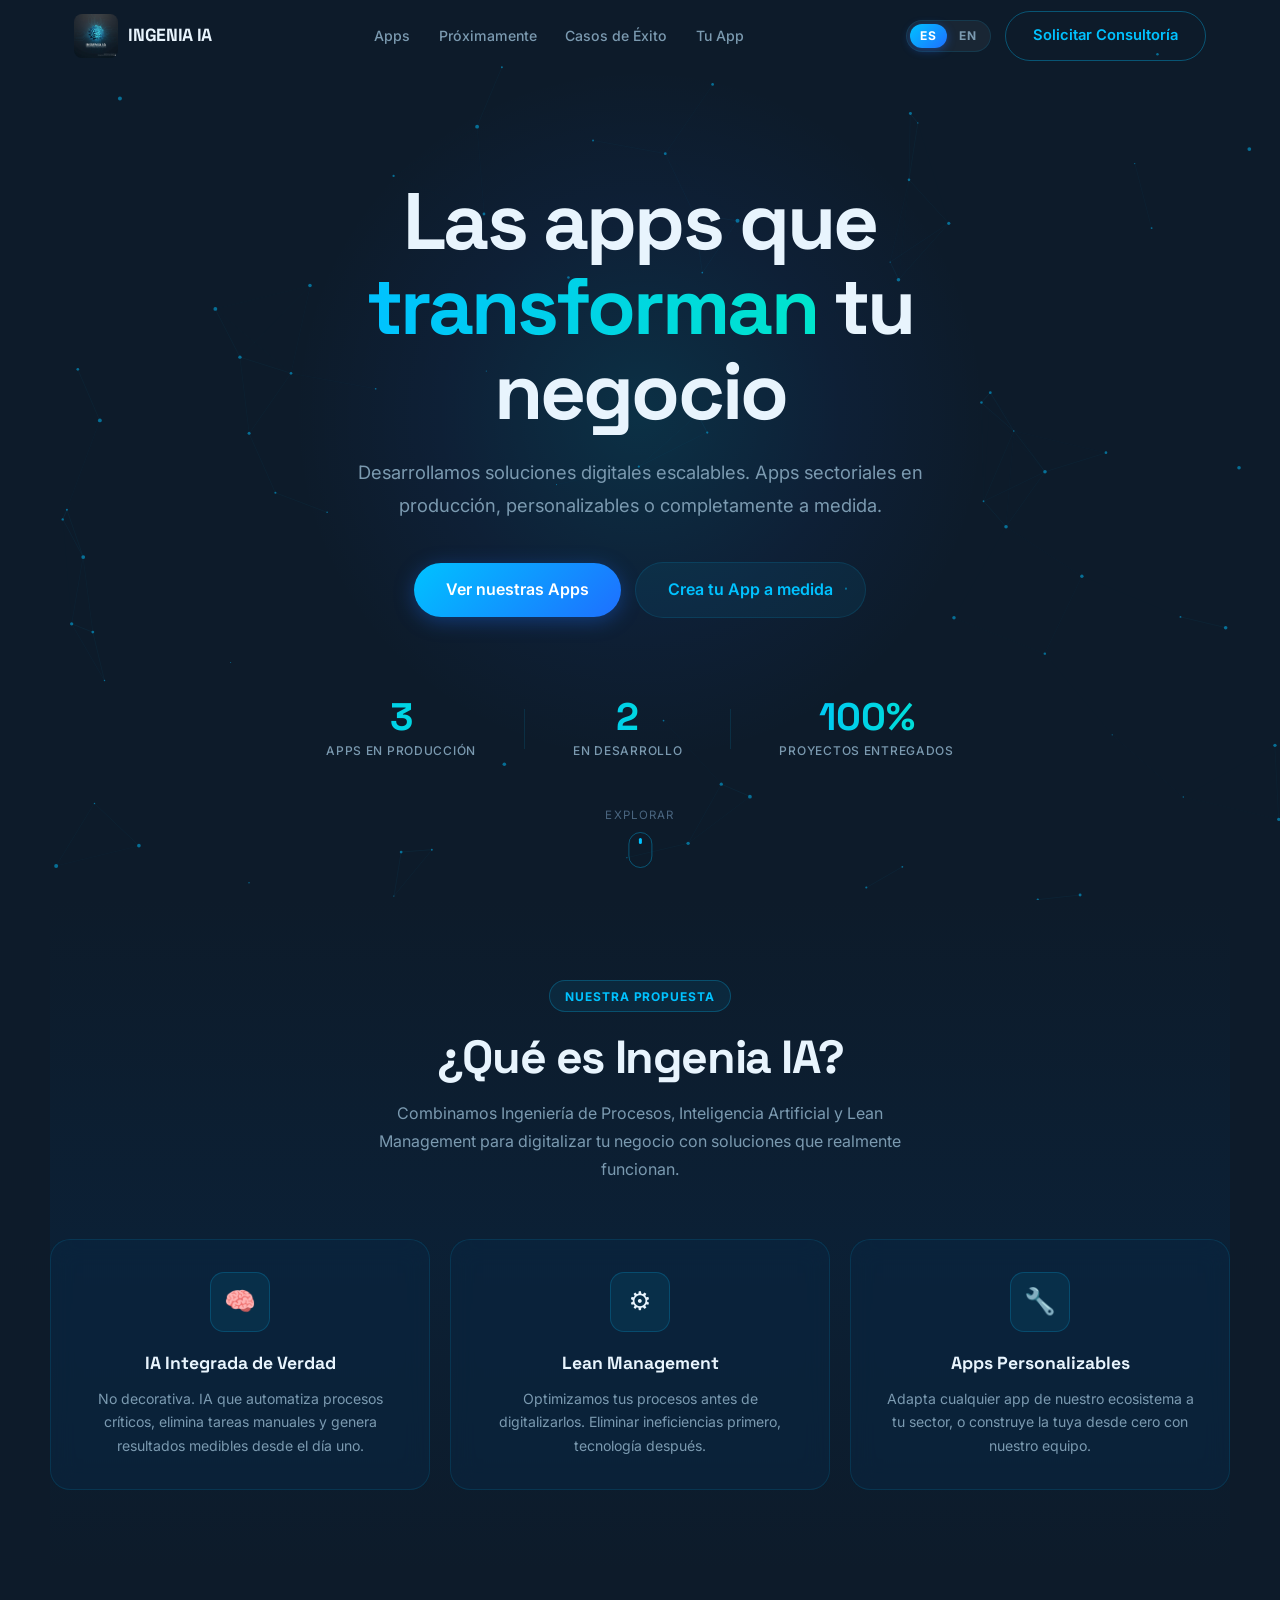
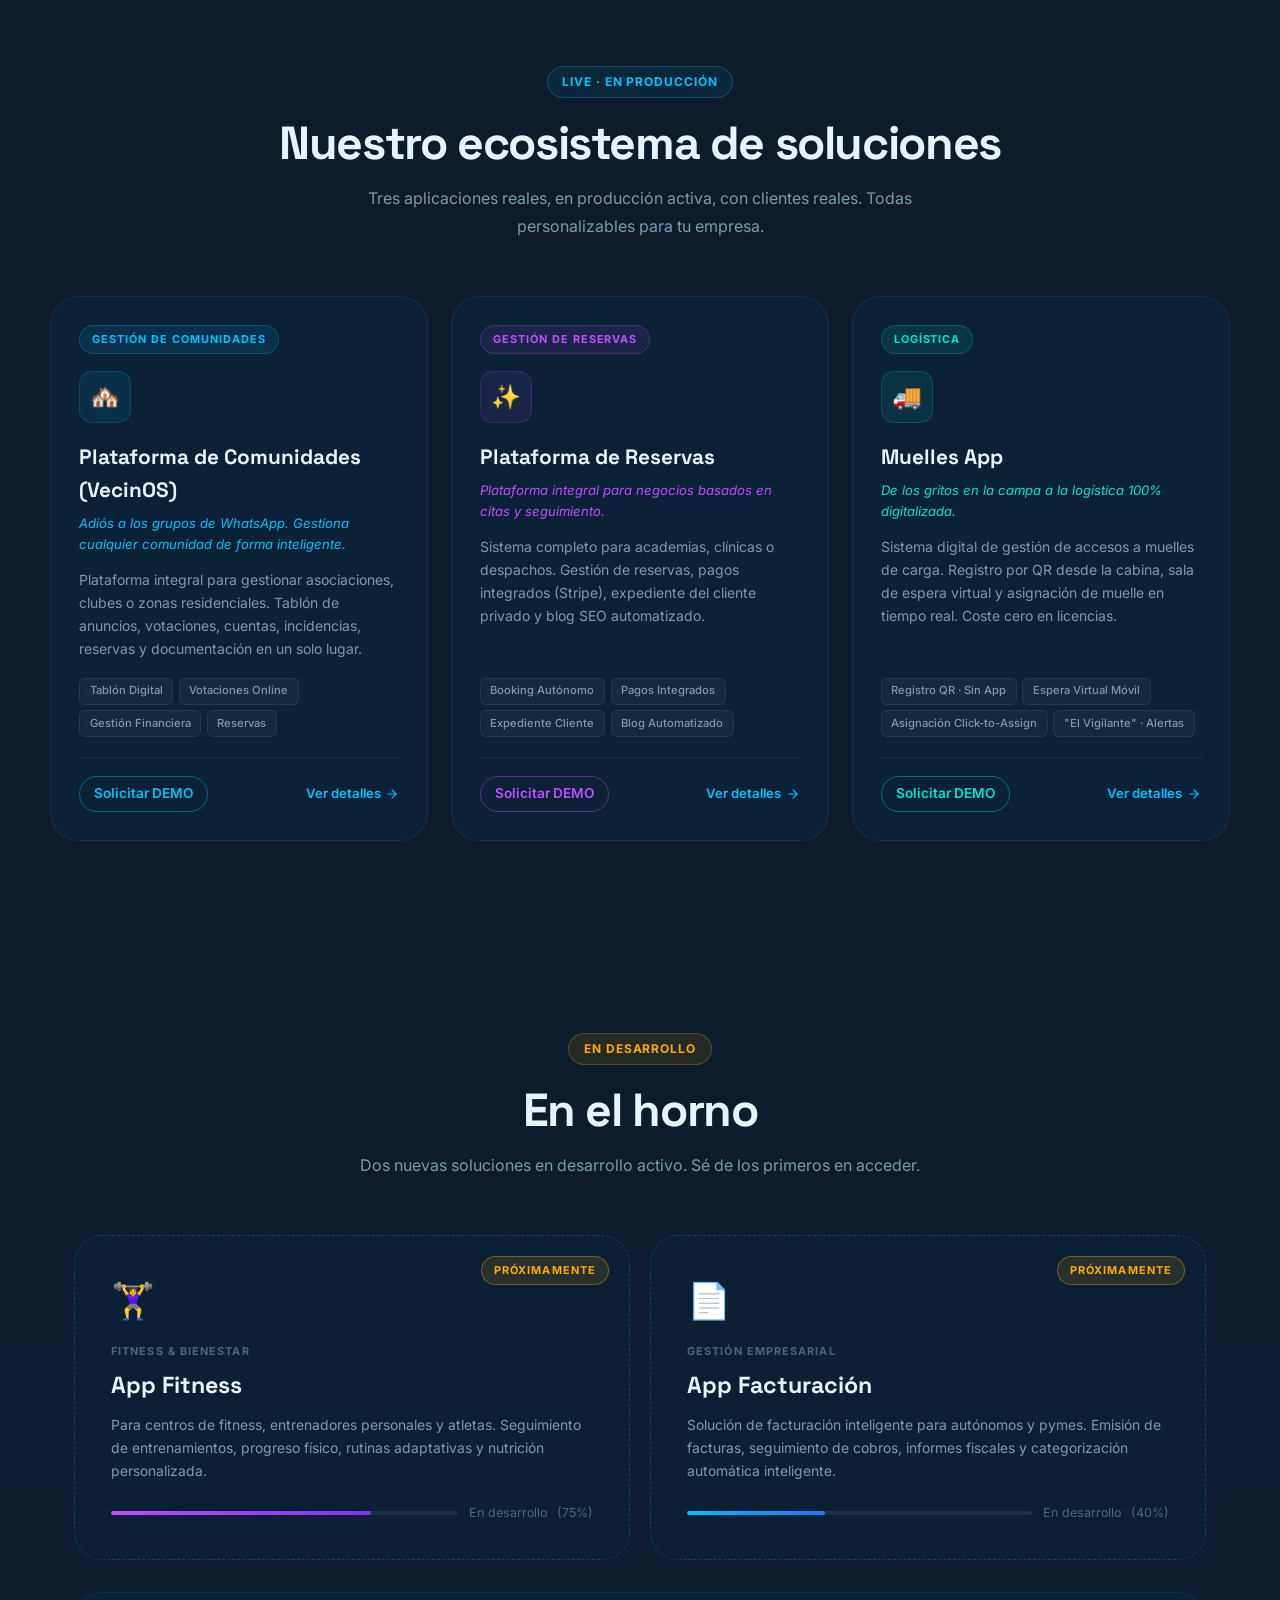
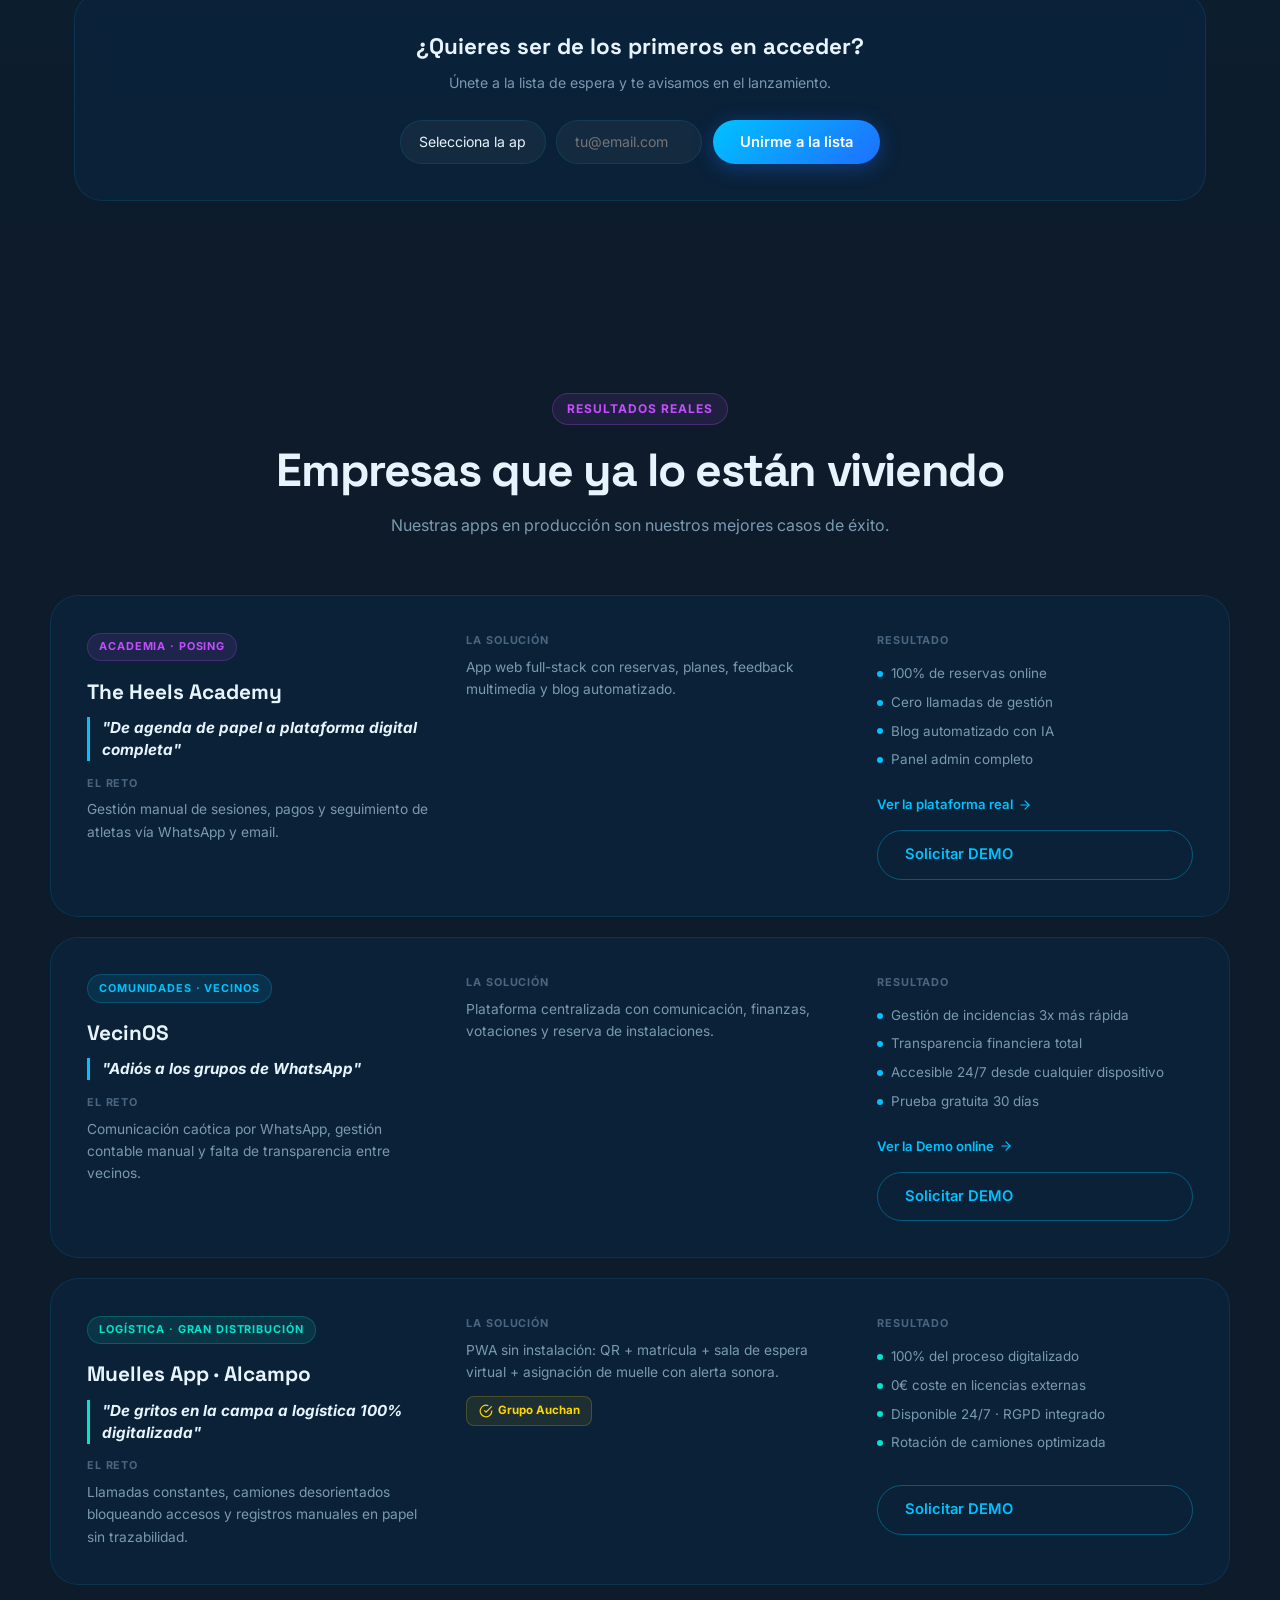
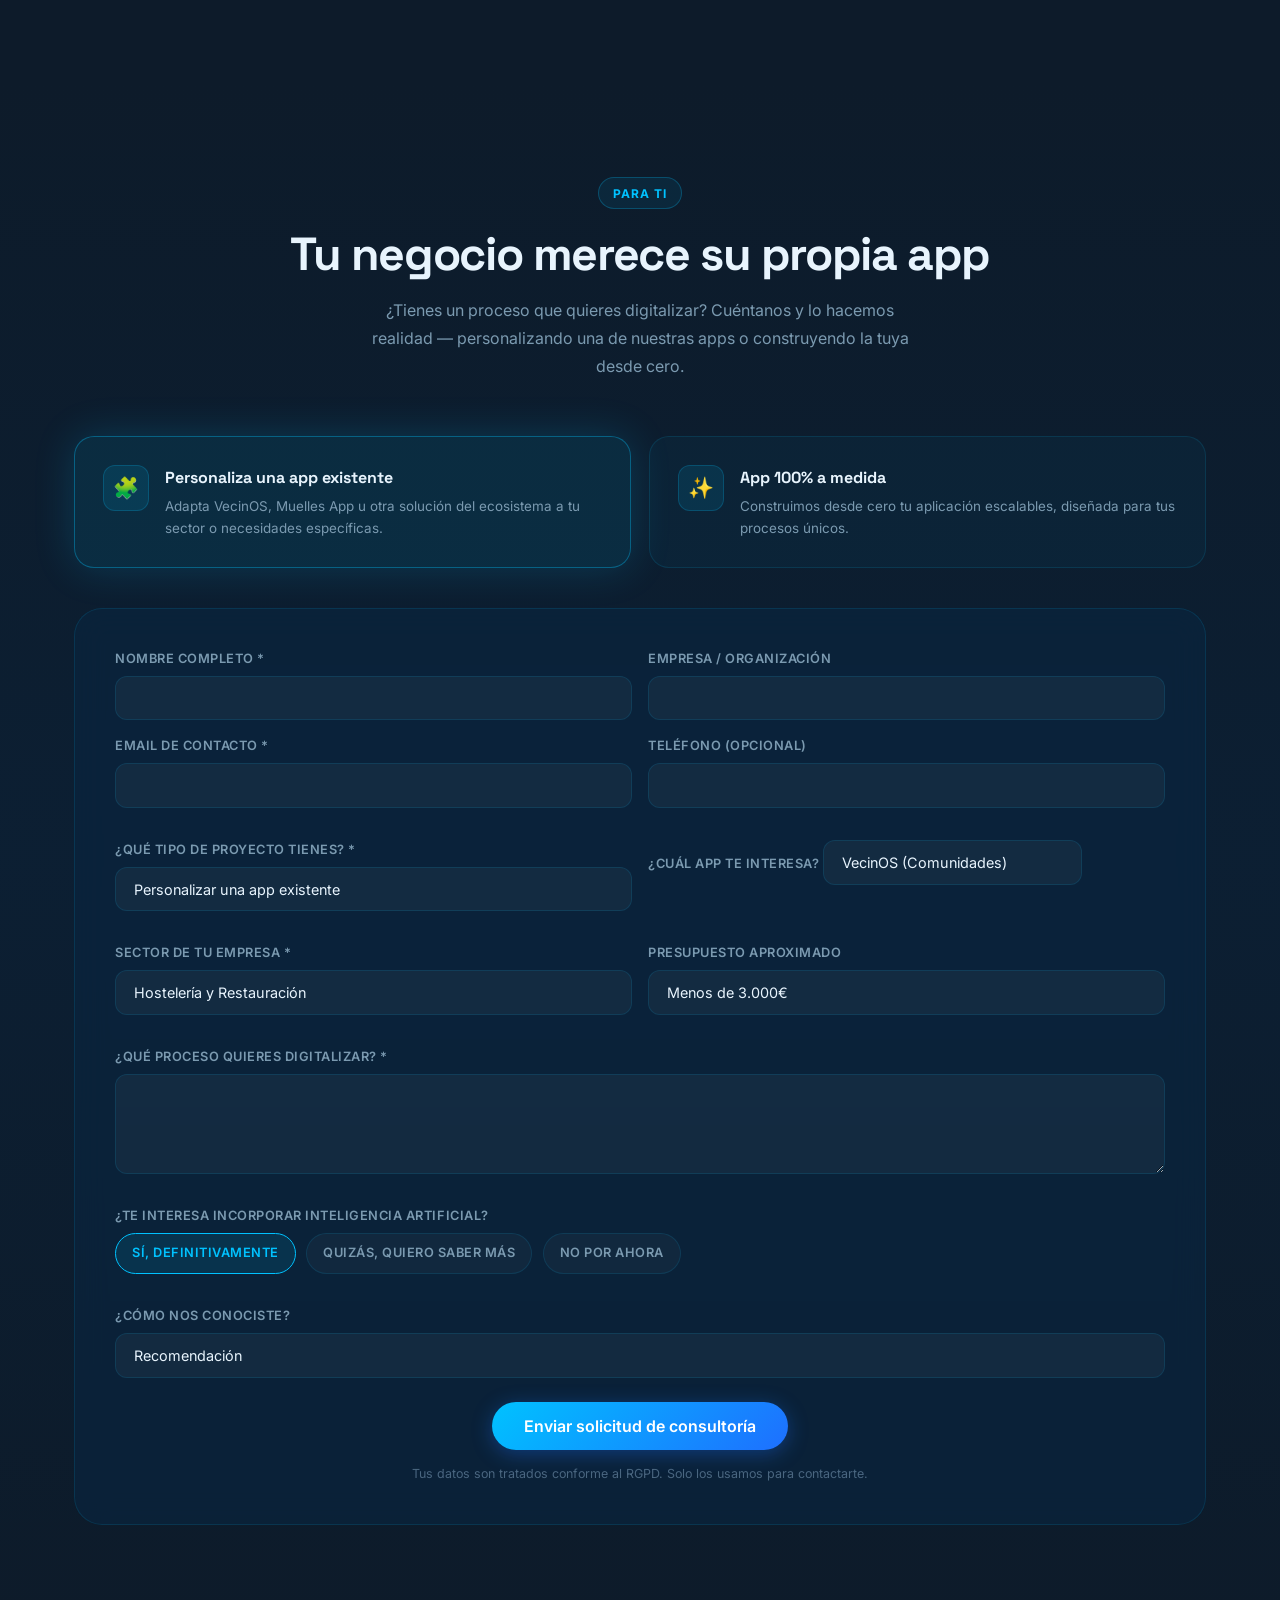
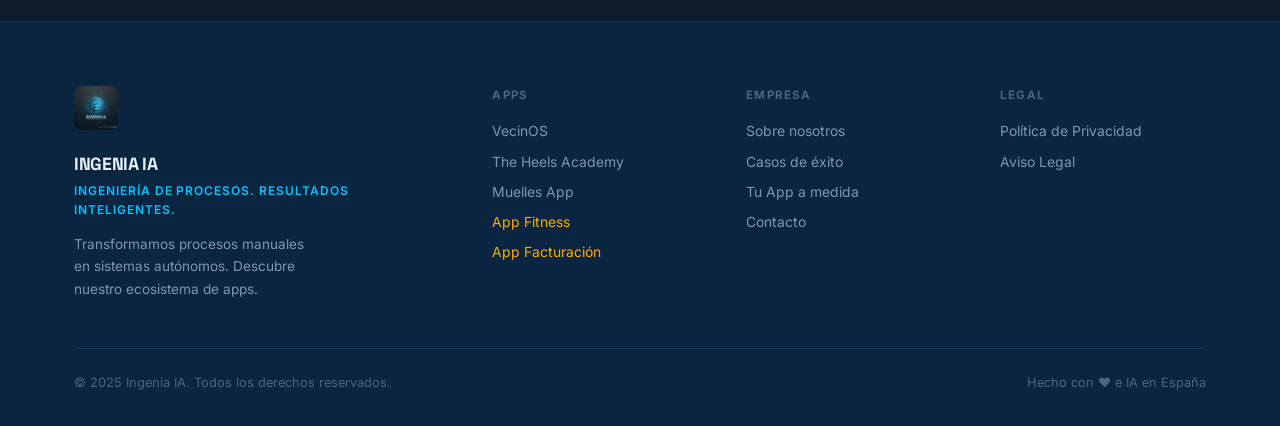
<file: index.html>
<!DOCTYPE html>
<html lang="es">
<head>
  <meta charset="UTF-8">
  <meta name="viewport" content="width=device-width, initial-scale=1.0">
  <title>Ingenia IA | Ingeniería de Procesos. Resultados Inteligentes.</title>
  <meta name="description" content="Ecosistema de soluciones digitales con Inteligencia Artificial. Automatizamos y transformamos empresas con apps en producción y desarrollos a medida.">
  
  <link rel="stylesheet" href="css/styles.css">
  <script src="js/i18n.js"></script>
</head>
<body>

  <!-- NAVBAR -->
  <nav id="navbar">
    <div class="nav-inner">
      <a href="#" class="nav-logo">
        <img src="assets/logo.jpg" alt="Ingenia IA" style="width: 44px; height: 44px; border-radius: 8px; object-fit: cover;">
        <div class="logo-wordmark">
          <span class="logo-name">INGENIA IA</span>
        </div>
      </a>
      
      <div class="nav-links">
        <a href="#apps-produccion" class="nav-link" data-i18n="nav.apps">Apps</a>
        <a href="#proximos" class="nav-link" data-i18n="nav.upcoming">Próximamente</a>
        <a href="#casos" class="nav-link" data-i18n="nav.cases">Casos de Éxito</a>
        <a href="#tu-app" class="nav-link" data-i18n="nav.custom">Tu App</a>
      </div>

      <div class="nav-right">
        <div class="lang-toggle">
          <button class="lang-btn active" data-lang="es" onclick="setLang('es')">ES</button>
          <button class="lang-btn" data-lang="en" onclick="setLang('en')">EN</button>
        </div>
        <a href="#tu-app" class="btn btn-out" data-i18n="nav.cta">Solicitar Consultoría</a>
        
        <div class="hamburger">
          <span></span><span></span><span></span>
        </div>
      </div>
    </div>
  </nav>

  <!-- MOBILE MENU -->
  <div class="mobile-menu">
    <a href="#apps-produccion" class="mob-link" data-i18n="nav.apps">Apps</a>
    <a href="#proximos" class="mob-link" data-i18n="nav.upcoming">Próximamente</a>
    <a href="#casos" class="mob-link" data-i18n="nav.cases">Casos de Éxito</a>
    <a href="#tu-app" class="mob-link" data-i18n="nav.custom">Tu App</a>
    <a href="#tu-app" class="btn btn-pri mob-cta" data-i18n="nav.cta">Solicitar Consultoría</a>
    <div class="lang-toggle mobile-lang" style="align-self:flex-start">
      <button class="lang-btn active" data-lang="es" onclick="setLang('es')">ES</button>
      <button class="lang-btn" data-lang="en" onclick="setLang('en')">EN</button>
    </div>
  </div>

  <!-- HERO -->
  <header id="hero">
    <canvas id="particle-canvas"></canvas>
    <div class="hero-orb"></div>
    
    <div class="hero-content">
      
      <h1 class="hero-h1" data-i18n="hero.title">Las apps que<br><span class="text-gradient">transforman</span> tu negocio</h1>
      <p class="hero-sub" data-i18n="hero.subtitle">Desarrollamos soluciones digitales escalables. Apps sectoriales en producción, personalizables o completamente a medida.</p>
      
      <div class="hero-ctas">
        <a href="#apps-produccion" class="btn btn-pri btn-lg" data-i18n="hero.cta1">Ver nuestras Apps</a>
        <a href="#tu-app" class="btn btn-ghost btn-lg" data-i18n="hero.cta2">Crea tu App a medida</a>
      </div>
      
      <div class="hero-stats">
        <div class="hstat">
          <div class="hstat-num" data-i18n="hero.stat1.num">3</div>
          <div class="hstat-label" data-i18n="hero.stat1.label">Apps en Producción</div>
        </div>
        <div class="hstat-div"></div>
        <div class="hstat">
          <div class="hstat-num" data-i18n="hero.stat2.num">2</div>
          <div class="hstat-label" data-i18n="hero.stat2.label">En Desarrollo</div>
        </div>
        <div class="hstat-div"></div>
        <div class="hstat">
          <div class="hstat-num" data-i18n="hero.stat3.num">100%</div>
          <div class="hstat-label" data-i18n="hero.stat3.label">Proyectos Entregados</div>
        </div>
      </div>
    </div>
    
    <div class="scroll-hint">
      <span data-i18n="hero.scroll">Explorar</span>
      <div class="scroll-mouse"></div>
    </div>
  </header>

  <!-- NOSOTROS -->
  <section id="nosotros" class="container">
    <div class="section-header reveal">
      <div class="section-badge" data-i18n="about.badge">Nuestra Propuesta</div>
      <h2 class="section-title" data-i18n="about.title">¿Qué es Ingenia IA?</h2>
      <p class="section-sub" data-i18n="about.subtitle">Combinamos Ingeniería de Procesos, Inteligencia Artificial y Lean Management para digitalizar tu negocio con soluciones que realmente funcionan.</p>
    </div>
    
    <div class="value-grid reveal">
      <div class="val-card">
        <div class="val-icon">🧠</div>
        <h3 class="val-title" data-i18n="about.v1.title">IA Integrada de Verdad</h3>
        <p class="val-desc" data-i18n="about.v1.desc">No decorativa. IA que automatiza procesos críticos, elimina tareas manuales y genera resultados medibles desde el día uno.</p>
      </div>
      <div class="val-card">
        <div class="val-icon">⚙️</div>
        <h3 class="val-title" data-i18n="about.v2.title">Lean Management</h3>
        <p class="val-desc" data-i18n="about.v2.desc">Optimizamos tus procesos antes de digitalizarlos. Eliminar ineficiencias primero, tecnología después.</p>
      </div>
      <div class="val-card">
        <div class="val-icon">🔧</div>
        <h3 class="val-title" data-i18n="about.v3.title">Apps Personalizables</h3>
        <p class="val-desc" data-i18n="about.v3.desc">Adapta cualquier app de nuestro ecosistema a tu sector, o construye la tuya desde cero con nuestro equipo.</p>
      </div>
    </div>
  </section>

  <!-- APPS EN PRODUCCIÓN -->
  <section id="apps-produccion" class="container">
    <div class="section-header reveal">
      <div class="section-badge" data-i18n="apps.badge">Live · En Producción</div>
      <h2 class="section-title" data-i18n="apps.title">Nuestro ecosistema de soluciones</h2>
      <p class="section-sub" data-i18n="apps.subtitle">Tres aplicaciones reales, en producción activa, con clientes reales. Todas personalizables para tu empresa.</p>
    </div>
    
    <div class="app-grid reveal">
      
      <!-- VecinOS -->
      <div class="app-card ac-com">
        <div class="app-cat" data-i18n="app1.cat">Comunidades</div>
        <div class="app-icon">🏘️</div>
        <h3 class="app-name" data-i18n="app1.name">VecinOS</h3>
        <div class="app-tagline" data-i18n="app1.tagline">Adiós a los grupos de WhatsApp. Hola, comunidad inteligente.</div>
        <p class="app-desc" data-i18n="app1.desc">Plataforma integral para gestionar comunidades de vecinos. Tablón de anuncios, votaciones, cuentas, incidencias, reservas y documentación — todo desde el móvil.</p>
        <div class="app-feats">
          <span class="app-feat" data-i18n="app1.f1">Tablón Digital</span>
          <span class="app-feat" data-i18n="app1.f2">Votaciones Online</span>
          <span class="app-feat" data-i18n="app1.f3">Gestión Financiera</span>
          <span class="app-feat" data-i18n="app1.f4">Reservas</span>
        </div>
        <div class="app-foot">
          <a href="#tu-app" class="btn btn-out" style="padding: 6px 14px; font-size: 0.85rem; border-color: rgba(0,194,255,0.4); color: var(--cyan);">Solicitar DEMO</a>
          <a href="app-vecinos.html" class="app-link">
            <span data-i18n="apps.cta">Ver detalles</span>
            <svg viewBox="0 0 24 24" fill="none" stroke="currentColor" stroke-width="2" stroke-linecap="round" stroke-linejoin="round"><line x1="5" y1="12" x2="19" y2="12"></line><polyline points="12 5 19 12 12 19"></polyline></svg>
          </a>
        </div>
      </div>

      <!-- The Heels -->
      <div class="app-card ac-fit">
        <div class="app-cat" data-i18n="app2.cat">Salud & Fitness</div>
        <div class="app-icon">✨</div>
        <h3 class="app-name" data-i18n="app2.name">The Heels Academy</h3>
        <div class="app-tagline" data-i18n="app2.tagline">La academia de posing online, de la sesión al seguimiento completo.</div>
        <p class="app-desc" data-i18n="app2.desc">App completa para academia de posing de competición. Gestión de sesiones, planes personalizados, feedback multimedia, blog profesional y pagos integrados.</p>
        <div class="app-feats">
          <span class="app-feat" data-i18n="app2.f1">Reserva de Sesiones</span>
          <span class="app-feat" data-i18n="app2.f2">Planes Personalizados</span>
          <span class="app-feat" data-i18n="app2.f3">Feedback Multimedia</span>
          <span class="app-feat" data-i18n="app2.f4">Blog Automatizado</span>
        </div>
        <div class="app-foot">
          <a href="#tu-app" class="btn btn-out" style="padding: 6px 14px; font-size: 0.85rem; border-color: rgba(196,77,255,0.4); color: var(--purple);">Solicitar DEMO</a>
          <a href="app-theheels.html" class="app-link">
            <span data-i18n="apps.cta">Ver detalles</span>
            <svg viewBox="0 0 24 24" fill="none" stroke="currentColor" stroke-width="2" stroke-linecap="round" stroke-linejoin="round"><line x1="5" y1="12" x2="19" y2="12"></line><polyline points="12 5 19 12 12 19"></polyline></svg>
          </a>
        </div>
      </div>

      <!-- Muelles App -->
      <div class="app-card ac-log">
        <div class="app-cat" data-i18n="app3.cat">Logística</div>
        <div class="app-icon">🚚</div>
        <h3 class="app-name" data-i18n="app3.name">Muelles App</h3>
        <div class="app-tagline" data-i18n="app3.tagline">De los gritos en la campa a la logística 100% digitalizada.</div>
        <p class="app-desc" data-i18n="app3.desc">Sistema digital de gestión de accesos a muelles de carga. Registro por QR desde la cabina, sala de espera virtual y asignación de muelle en tiempo real. Coste cero en licencias.</p>
        <div class="app-feats">
          <span class="app-feat" data-i18n="app3.f1">Registro QR · Sin App</span>
          <span class="app-feat" data-i18n="app3.f2">Espera Virtual Móvil</span>
          <span class="app-feat" data-i18n="app3.f3">Asignación Click-to-Assign</span>
          <span class="app-feat" data-i18n="app3.f5">"El Vigilante" · Alertas</span>
        </div>
        <div class="app-foot">
          <a href="#tu-app" class="btn btn-out" style="padding: 6px 14px; font-size: 0.85rem; border-color: rgba(0,229,204,0.4); color: var(--teal);">Solicitar DEMO</a>
          <a href="app-muelles.html" class="app-link">
            <span data-i18n="apps.cta">Ver detalles</span>
            <svg viewBox="0 0 24 24" fill="none" stroke="currentColor" stroke-width="2" stroke-linecap="round" stroke-linejoin="round"><line x1="5" y1="12" x2="19" y2="12"></line><polyline points="12 5 19 12 12 19"></polyline></svg>
          </a>
        </div>
      </div>

    </div>
  </section>

  <!-- PRÓXIMOS LANZAMIENTOS -->
  <section id="proximos">
    <div class="container">
      <div class="section-header reveal">
        <div class="section-badge" style="color:var(--amber);background:rgba(255,170,0,0.1);border-color:rgba(255,170,0,0.25)" data-i18n="upcoming.badge">En Desarrollo</div>
        <h2 class="section-title" data-i18n="upcoming.title">En el horno</h2>
        <p class="section-sub" data-i18n="upcoming.subtitle">Dos nuevas soluciones en desarrollo activo. Sé de los primeros en acceder.</p>
      </div>

      <div class="cs-grid reveal">
        <!-- App Fitness -->
        <div class="cs-card">
          <div class="cs-soon" data-i18n="upcoming.soon">Próximamente</div>
          <div class="cs-icon">🏋️‍♀️</div>
          <div class="cs-cat" data-i18n="cs1.cat">Fitness & Bienestar</div>
          <h3 class="cs-name" data-i18n="cs1.name">App Fitness</h3>
          <p class="cs-desc" data-i18n="cs1.desc">Para centros de fitness, entrenadores personales y atletas. Seguimiento de entrenamientos, progreso físico, rutinas adaptativas y nutrición personalizada.</p>
          <div class="cs-bar-wrap">
            <div class="cs-bar"><div class="cs-fill" style="width:75%;background:var(--g-pur)"></div></div>
            <span data-i18n="upcoming.dev">En desarrollo</span> (75%)
          </div>
        </div>
        
        <!-- App Facturación -->
        <div class="cs-card">
          <div class="cs-soon" data-i18n="upcoming.soon">Próximamente</div>
          <div class="cs-icon">📄</div>
          <div class="cs-cat" data-i18n="cs2.cat">Gestión Empresarial</div>
          <h3 class="cs-name" data-i18n="cs2.name">App Facturación</h3>
          <p class="cs-desc" data-i18n="cs2.desc">Solución de facturación inteligente para autónomos y pymes. Emisión de facturas, seguimiento de cobros, informes fiscales y categorización automática inteligente.</p>
          <div class="cs-bar-wrap">
            <div class="cs-bar"><div class="cs-fill" style="width:40%;background:var(--g-pri)"></div></div>
            <span data-i18n="upcoming.dev">En desarrollo</span> (40%)
          </div>
        </div>
      </div>

      <div class="waitlist-box reveal">
        <h3 class="wl-title" data-i18n="waitlist.title">¿Quieres ser de los primeros en acceder?</h3>
        <p class="wl-sub" data-i18n="waitlist.subtitle">Únete a la lista de espera y te avisamos en el lanzamiento.</p>
        <form id="waitlist-form" class="wl-form">
          <select required>
            <option value="" disabled selected data-i18n="waitlist.select">Selecciona la app</option>
            <option value="fitness" data-i18n="waitlist.opt1">App Fitness</option>
            <option value="billing" data-i18n="waitlist.opt2">App Facturación</option>
            <option value="both" data-i18n="waitlist.opt3">Ambas</option>
          </select>
          <input type="email" required placeholder="tu@email.com" data-i18n-ph="waitlist.placeholder">
          <button type="submit" class="btn btn-pri" data-i18n="waitlist.btn">Unirme a la lista</button>
        </form>
        <div id="waitlist-success" class="wl-success">
          <svg width="20" height="20" viewBox="0 0 24 24" fill="none" stroke="currentColor" stroke-width="2" stroke-linecap="round" stroke-linejoin="round"><path d="M22 11.08V12a10 10 0 1 1-5.93-9.14"></path><polyline points="22 4 12 14.01 9 11.01"></polyline></svg>
          <span data-i18n="waitlist.success">¡Ya estás en la lista! Te avisaremos en el lanzamiento.</span>
        </div>
      </div>
    </div>
  </section>

  <!-- CASOS DE ÉXITO -->
  <section id="casos" class="container">
    <div class="section-header reveal">
      <div class="section-badge" style="color:var(--purple);background:rgba(196,77,255,0.1);border-color:rgba(196,77,255,0.25)" data-i18n="cases.badge">Resultados Reales</div>
      <h2 class="section-title" data-i18n="cases.title">Empresas que ya lo están viviendo</h2>
      <p class="section-sub" data-i18n="cases.subtitle">Nuestras apps en producción son nuestros mejores casos de éxito.</p>
    </div>

    <div class="cases-stack reveal">
      
      <!-- Caso 1: The Heels -->
      <div class="case-card">
        <div>
          <div class="case-ind" data-i18n="case1.industry">Academia · Posing</div>
          <h3 class="case-name" data-i18n="case1.name">The Heels Academy</h3>
          <div class="case-headline" data-i18n="case1.headline">"De agenda de papel a plataforma digital completa"</div>
          <div class="case-ch-label" data-i18n="cases.challenge">El reto</div>
          <p class="case-ch" data-i18n="case1.challenge">Gestión manual de sesiones, pagos y seguimiento de atletas vía WhatsApp y email.</p>
        </div>
        <div>
          <div class="case-ch-label" data-i18n="cases.solution">La solución</div>
          <p class="case-ch" data-i18n="case1.solution">App web full-stack con reservas, planes, feedback multimedia y blog automatizado.</p>
        </div>
        <div class="case-metrics">
          <div class="case-ch-label" data-i18n="cases.result">Resultado</div>
          <div class="case-m" data-i18n="case1.m1">100% de reservas online</div>
          <div class="case-m" data-i18n="case1.m2">Cero llamadas de gestión</div>
          <div class="case-m" data-i18n="case1.m3">Blog automatizado con IA</div>
          <div class="case-m" data-i18n="case1.m4">Panel admin completo</div>
          <a href="https://posingtheheels.com" target="_blank" class="app-link" style="margin-top: 1rem;">
            Ver la plataforma real
            <svg viewBox="0 0 24 24" fill="none" stroke="currentColor" stroke-width="2" stroke-linecap="round" stroke-linejoin="round" style="width:14px;height:14px;"><line x1="5" y1="12" x2="19" y2="12"></line><polyline points="12 5 19 12 12 19"></polyline></svg>
          </a>
          <a href="#tu-app" class="btn btn-out" style="margin-top: 0.5rem; text-align: center;">Solicitar DEMO</a>
        </div>
      </div>

      <!-- Caso 2: VecinOS -->
      <div class="case-card">
        <div>
          <div class="case-ind" data-i18n="case2.industry">Comunidades · Vecinos</div>
          <h3 class="case-name" data-i18n="case2.name">VecinOS</h3>
          <div class="case-headline" data-i18n="case2.headline">"Adiós a los grupos de WhatsApp"</div>
          <div class="case-ch-label" data-i18n="cases.challenge">El reto</div>
          <p class="case-ch" data-i18n="case2.challenge">Comunicación caótica por WhatsApp, gestión contable manual y falta de transparencia entre vecinos.</p>
        </div>
        <div>
          <div class="case-ch-label" data-i18n="cases.solution">La solución</div>
          <p class="case-ch" data-i18n="case2.solution">Plataforma centralizada con comunicación, finanzas, votaciones y reserva de instalaciones.</p>
        </div>
        <div class="case-metrics">
          <div class="case-ch-label" data-i18n="cases.result">Resultado</div>
          <div class="case-m" data-i18n="case2.m1">Gestión de incidencias 3x más rápida</div>
          <div class="case-m" data-i18n="case2.m2">Transparencia financiera total</div>
          <div class="case-m" data-i18n="case2.m3">Accesible 24/7 desde cualquier dispositivo</div>
          <div class="case-m" data-i18n="case2.m4">Prueba gratuita 30 días</div>
          <a href="https://www.appvecinos.es/demo" target="_blank" class="app-link" style="margin-top: 1rem;">
            Ver la Demo online
            <svg viewBox="0 0 24 24" fill="none" stroke="currentColor" stroke-width="2" stroke-linecap="round" stroke-linejoin="round" style="width:14px;height:14px;"><line x1="5" y1="12" x2="19" y2="12"></line><polyline points="12 5 19 12 12 19"></polyline></svg>
          </a>
          <a href="#tu-app" class="btn btn-out" style="margin-top: 0.5rem; text-align: center;">Solicitar DEMO</a>
        </div>
      </div>

      <!-- Caso 3: Muelles App -->
      <div class="case-card">
        <div>
          <div class="case-ind" data-i18n="case3.industry">Logística · Gran Distribución</div>
          <h3 class="case-name" data-i18n="case3.name">Muelles App · Alcampo</h3>
          <div class="case-headline" data-i18n="case3.headline">"De gritos en la campa a logística 100% digitalizada"</div>
          <div class="case-ch-label" data-i18n="cases.challenge">El reto</div>
          <p class="case-ch" data-i18n="case3.challenge">Llamadas constantes, camiones desorientados bloqueando accesos y registros manuales en papel sin trazabilidad.</p>
        </div>
        <div>
          <div class="case-ch-label" data-i18n="cases.solution">La solución</div>
          <p class="case-ch" data-i18n="case3.solution">PWA sin instalación: QR + matrícula + sala de espera virtual + asignación de muelle con alerta sonora.</p>
          <div class="client-badge">
            <svg width="14" height="14" viewBox="0 0 24 24" fill="none" stroke="currentColor" stroke-width="2"><path d="M22 11.08V12a10 10 0 1 1-5.93-9.14"></path><polyline points="22 4 12 14.01 9 11.01"></polyline></svg>
            Grupo Auchan
          </div>
        </div>
        <div class="case-metrics">
          <div class="case-ch-label" data-i18n="cases.result">Resultado</div>
          <div class="case-m" data-i18n="case3.m1">100% del proceso digitalizado</div>
          <div class="case-m" data-i18n="case3.m2">0€ coste en licencias externas</div>
          <div class="case-m" data-i18n="case3.m3">Disponible 24/7 · RGPD integrado</div>
          <div class="case-m" data-i18n="case3.m4">Rotación de camiones optimizada</div>
          <a href="#tu-app" class="btn btn-out" style="margin-top: 1.5rem; text-align: center;">Solicitar DEMO</a>
        </div>
      </div>

    </div>
  </section>

  <!-- TU APP (Consultoría) -->
  <section id="tu-app">
    <div class="container">
      <div class="section-header reveal">
        <div class="section-badge" data-i18n="custom.badge">Para Ti</div>
        <h2 class="section-title" data-i18n="custom.title">Tu negocio merece su propia app</h2>
        <p class="section-sub" data-i18n="custom.subtitle">¿Tienes un proceso que quieres digitalizar? Cuéntanos y lo hacemos realidad — personalizando una de nuestras apps o construyendo la tuya desde cero.</p>
      </div>

      <div class="paths-grid reveal">
        <div class="path-card active">
          <div class="path-icon">🧩</div>
          <div>
            <h3 class="path-title" data-i18n="custom.path1.title">Personaliza una app existente</h3>
            <p class="path-desc" data-i18n="custom.path1.desc">Adapta VecinOS, Muelles App u otra solución del ecosistema a tu sector o necesidades específicas.</p>
          </div>
        </div>
        <div class="path-card">
          <div class="path-icon">✨</div>
          <div>
            <h3 class="path-title" data-i18n="custom.path2.title">App 100% a medida</h3>
            <p class="path-desc" data-i18n="custom.path2.desc">Construimos desde cero tu aplicación escalables, diseñada para tus procesos únicos.</p>
          </div>
        </div>
      </div>

      <div class="form-wrap reveal">
        <!-- Hidden input connected to JS cards to retain state -->
        <input type="radio" name="project_type_hs" id="proj-custom" value="custom" checked style="display:none">
        <input type="radio" name="project_type_hs" id="proj-scratch" value="scratch" style="display:none">

        <form id="consulting-form">
          <div class="form-grid">
            <div class="field">
              <label data-i18n="form.name">Nombre completo *</label>
              <input type="text" name="name" required>
            </div>
            <div class="field">
              <label data-i18n="form.company">Empresa / Organización</label>
              <input type="text" name="company">
            </div>
            <div class="field">
              <label data-i18n="form.email">Email de contacto *</label>
              <input type="email" name="email" required>
            </div>
            <div class="field">
              <label data-i18n="form.phone">Teléfono (opcional)</label>
              <input type="tel" name="phone">
            </div>
            
            <div class="field" style="margin-top:1rem">
              <label data-i18n="form.project.label">¿Qué tipo de proyecto tienes? *</label>
              <select name="project_type" required>
                <option value="personalizar" data-i18n="form.project.opt1">Personalizar una app existente</option>
                <option value="nueva" data-i18n="form.project.opt2">Desarrollar una app nueva desde cero</option>
                <option value="asesoria" data-i18n="form.project.opt3">No estoy seguro/a, necesito asesoramiento</option>
              </select>
            </div>
            
            <div class="field" id="which-wrap" style="margin-top:1rem; display:block">
              <label data-i18n="form.which.label">¿Cuál app te interesa?</label>
              <select name="which_app">
                <option value="vecinos" data-i18n="form.which.opt1">VecinOS (Comunidades)</option>
                <option value="heels" data-i18n="form.which.opt2">The Heels (Academia)</option>
                <option value="muelles" data-i18n="form.which.opt3">Muelles App (Logística)</option>
                <option value="fitness" data-i18n="form.which.opt4">App Fitness (Próximamente)</option>
                <option value="facturacion" data-i18n="form.which.opt5">App Facturación (Próximamente)</option>
                <option value="otra" data-i18n="form.which.opt6">Otra</option>
              </select>
            </div>

            <div class="field" style="margin-top:1rem">
              <label data-i18n="form.sector.label">Sector de tu empresa *</label>
              <select name="sector" required>
                <option value="hosteleria" data-i18n="form.sector.opt1">Hostelería y Restauración</option>
                <option value="salud" data-i18n="form.sector.opt2">Salud y Bienestar</option>
                <option value="logistica" data-i18n="form.sector.opt3">Logística y Distribución</option>
                <option value="comunidades" data-i18n="form.sector.opt4">Comunidades e Inmobiliaria</option>
                <option value="educacion" data-i18n="form.sector.opt5">Educación y Formación</option>
                <option value="retail" data-i18n="form.sector.opt6">Retail y Comercio</option>
                <option value="industria" data-i18n="form.sector.opt7">Industria y Manufactura</option>
                <option value="servicios" data-i18n="form.sector.opt8">Servicios Profesionales</option>
                <option value="otro" data-i18n="form.sector.opt9">Otro</option>
              </select>
            </div>

            <div class="field" style="margin-top:1rem">
              <label data-i18n="form.budget.label">Presupuesto aproximado</label>
              <select name="budget">
                <option value="1" data-i18n="form.budget.opt1">Menos de 3.000€</option>
                <option value="2" data-i18n="form.budget.opt2">3.000€ – 8.000€</option>
                <option value="3" data-i18n="form.budget.opt3">8.000€ – 20.000€</option>
                <option value="4" data-i18n="form.budget.opt4">Más de 20.000€</option>
                <option value="5" data-i18n="form.budget.opt5">No lo tengo claro todavía</option>
              </select>
            </div>

            <div class="field form-full" style="margin-top:1rem">
              <label data-i18n="form.process">¿Qué proceso quieres digitalizar? *</label>
              <textarea name="process" required></textarea>
            </div>

            <div class="field form-full" style="margin-top:1rem">
              <label data-i18n="form.ai.label">¿Te interesa incorporar Inteligencia Artificial?</label>
              <div class="radio-group">
                <label class="radio-opt selected">
                  <input type="radio" name="ai_interest" value="yes" checked> <span data-i18n="form.ai.yes">Sí, definitivamente</span>
                </label>
                <label class="radio-opt">
                  <input type="radio" name="ai_interest" value="maybe"> <span data-i18n="form.ai.maybe">Quizás, quiero saber más</span>
                </label>
                <label class="radio-opt">
                  <input type="radio" name="ai_interest" value="no"> <span data-i18n="form.ai.no">No por ahora</span>
                </label>
              </div>
            </div>

            <div class="field form-full" style="margin-top:1rem">
              <label data-i18n="form.source.label">¿Cómo nos conociste?</label>
              <select name="source">
                <option value="recomendacion" data-i18n="form.source.opt1">Recomendación</option>
                <option value="linkedin" data-i18n="form.source.opt2">LinkedIn</option>
                <option value="google" data-i18n="form.source.opt3">Google</option>
                <option value="evento" data-i18n="form.source.opt4">Evento</option>
                <option value="otro" data-i18n="form.source.opt5">Otro</option>
              </select>
            </div>
          </div>
          
          <div class="form-submit">
            <button type="submit" class="btn btn-pri btn-lg" data-i18n="form.submit">Enviar solicitud de consultoría</button>
            <div class="form-privacy" data-i18n="form.privacy">Tus datos son tratados conforme al RGPD. Solo los usamos para contactarte.</div>
          </div>
        </form>

        <div id="form-success-msg" class="form-success">
          <div class="form-success-icon">✨</div>
          <h3 class="form-success-title" data-i18n="form.success.title">¡Solicitud recibida!</h3>
          <p class="form-success-msg" data-i18n="form.success.msg">Te contactaremos en menos de 24h laborables para agendar una videollamada de diagnóstico gratuita.</p>
        </div>
      </div>
    </div>
  </section>

  <!-- FOOTER -->
  <footer>
    <div class="container">
      <div class="footer-top">
        <div class="footer-brand">
          <img src="assets/logo.jpg" alt="Ingenia IA" style="width: 44px; height: 44px; border-radius: 8px; object-fit: cover; margin-bottom: 0.75rem;">
          <div class="footer-brand-name">INGENIA IA</div>
          <div class="footer-tagline" data-i18n="footer.tagline">Ingeniería de Procesos. Resultados Inteligentes.</div>
          <p class="footer-desc" data-i18n="footer.desc">Transformamos procesos manuales en sistemas autónomos. Descubre nuestro ecosistema de apps.</p>
        </div>
        
        <div>
          <div class="footer-col-title" data-i18n="footer.col1">Apps</div>
          <div class="footer-links">
            <a href="app-vecinos.html" class="footer-link" data-i18n="footer.link.vecinos">VecinOS</a>
            <a href="app-theheels.html" class="footer-link" data-i18n="footer.link.heels">The Heels Academy</a>
            <a href="app-muelles.html" class="footer-link" data-i18n="footer.link.muelles">Muelles App</a>
            <a href="#" class="footer-link" style="color:var(--amber)" data-i18n="footer.link.fitness">App Fitness (Soon)</a>
            <a href="#" class="footer-link" style="color:var(--amber)" data-i18n="footer.link.facturacion">App Facturación (Soon)</a>
          </div>
        </div>
        
        <div>
          <div class="footer-col-title" data-i18n="footer.col2">Empresa</div>
          <div class="footer-links">
            <a href="#nosotros" class="footer-link" data-i18n="footer.link.about">Sobre nosotros</a>
            <a href="#casos" class="footer-link" data-i18n="footer.link.cases">Casos de éxito</a>
            <a href="#tu-app" class="footer-link" data-i18n="footer.link.custom">Tu App a medida</a>
            <a href="#tu-app" class="footer-link" data-i18n="footer.link.contact">Contacto</a>
          </div>
        </div>
        
        <div>
          <div class="footer-col-title" data-i18n="footer.col3">Legal</div>
          <div class="footer-links">
            <a href="#" class="footer-link" data-i18n="footer.link.privacy">Política de Privacidad</a>
            <a href="#" class="footer-link" data-i18n="footer.link.terms">Aviso Legal</a>
          </div>
        </div>
      </div>
      
      <div class="footer-bottom">
        <div class="footer-copy" data-i18n="footer.rights">© 2025 Ingenia IA. Todos los derechos reservados.</div>
        <div class="footer-made" data-i18n="footer.made">Hecho con ❤️ e IA en España</div>
      </div>
    </div>
  </footer>

  <script src="js/main.js"></script>
</body>
</html>
</file>
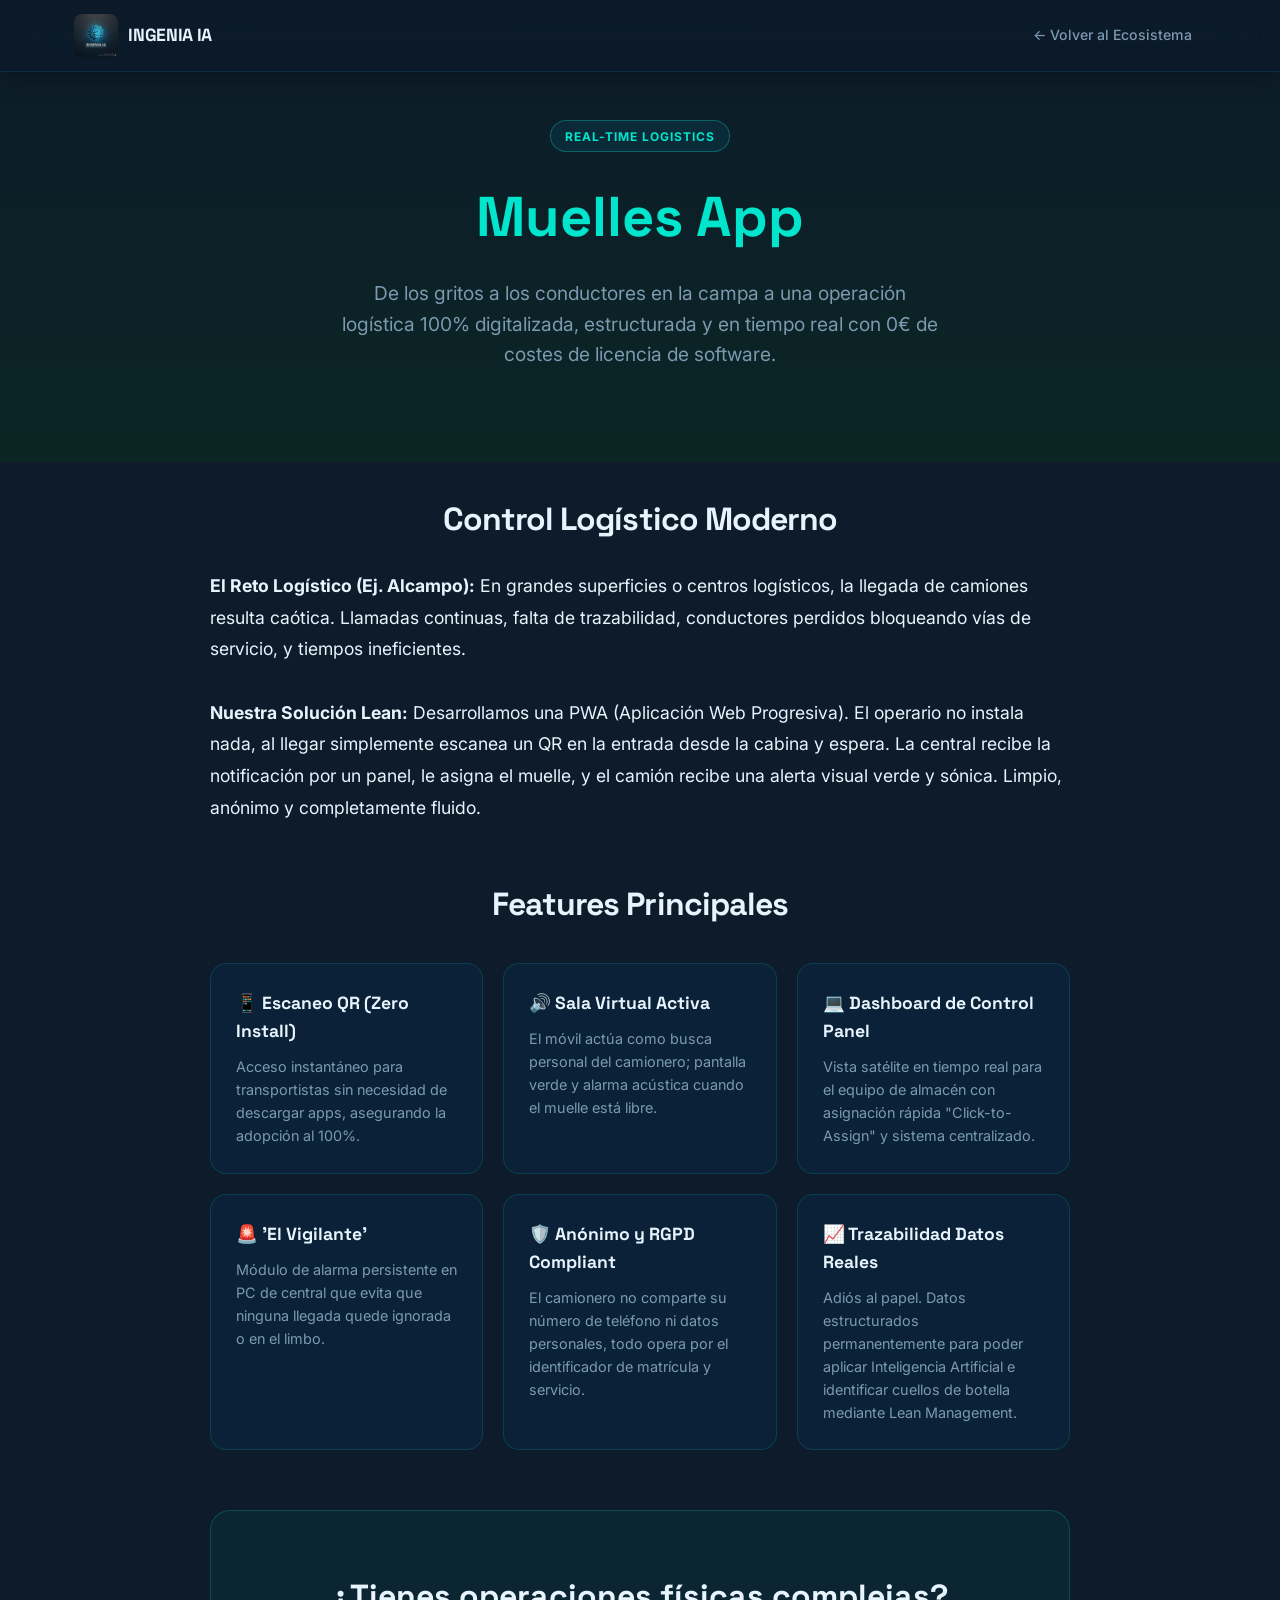
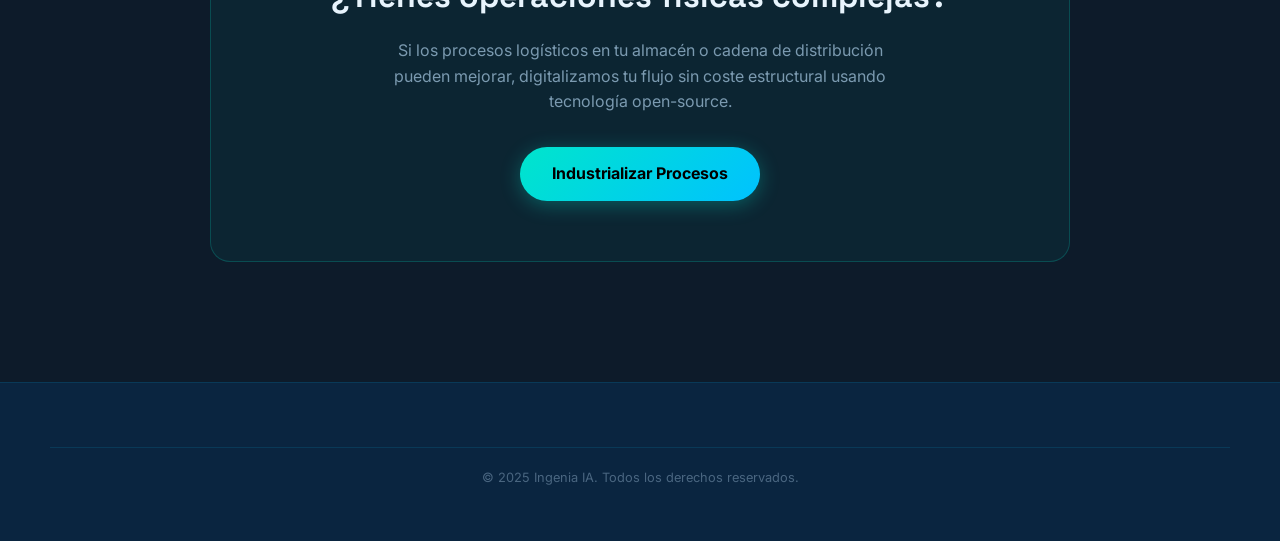
<file: app-muelles.html>
<!DOCTYPE html>
<html lang="es">
<head>
  <meta charset="UTF-8">
  <meta name="viewport" content="width=device-width, initial-scale=1.0">
  <title>Muelles App | Ingenia IA</title>
  <link rel="stylesheet" href="css/styles.css">
  <script src="js/i18n.js"></script>
  <style>
    .app-hero { padding: 120px 20px 60px; text-align: center; background: linear-gradient(to bottom, rgba(13,27,42,1), rgba(10,40,35,0.8)); }
    .app-hero h1 { font-size: 3.5rem; margin-bottom: 1rem; color: var(--teal); font-family: var(--fh); }
    .app-hero p { font-size: 1.2rem; color: var(--muted); max-width: 600px; margin: 0 auto 2rem; }
    .app-content { max-width: 900px; margin: 0 auto; padding: 40px 20px; }
    .feat-list { display: grid; grid-template-columns: repeat(auto-fit, minmax(250px, 1fr)); gap: 20px; margin-top: 40px; margin-bottom: 60px; }
    .f-card { background: var(--glass); padding: 25px; border-radius: 16px; border: 1px solid rgba(0,229,204,0.15); }
    .f-card h4 { color: var(--text); font-size: 1.1rem; margin-bottom: 10px; }
    .f-card p { color: var(--muted); font-size: 0.9rem; }
    .app-cta-box { text-align: center; padding: 60px 20px; background: rgba(0,229,204,0.05); border-radius: 20px; border: 1px solid rgba(0,229,204,0.2); margin-bottom: 80px; }
    .btn-teal { background: var(--g-acc); color: #000; font-weight: 700; box-shadow: 0 4px 20px rgba(0,229,204,0.3); }
  </style>
</head>
<body>

  <!-- NAVBAR -->
  <nav id="navbar" class="scrolled">
    <div class="nav-inner">
      <a href="index.html" class="nav-logo">
        <img src="assets/logo.jpg" alt="Ingenia IA" style="width: 44px; height: 44px; border-radius: 8px; object-fit: cover;">
        <div class="logo-wordmark"><span class="logo-name">INGENIA IA</span></div>
      </a>
      <div class="nav-links">
        <a href="index.html#apps-produccion" class="nav-link">← Volver al Ecosistema</a>
      </div>
    </div>
  </nav>

  <div class="app-hero">
    <div class="section-badge" style="color:var(--teal); border-color:rgba(0,229,204,0.3)">Real-time Logistics</div>
    <h1>Muelles App</h1>
    <p>De los gritos a los conductores en la campa a una operación logística 100% digitalizada, estructurada y en tiempo real con 0€ de costes de licencia de software.</p>
  </div>

  <div class="app-content">
    <h2 class="section-title" style="text-align:center; font-size:2rem; margin-bottom: 2rem;">Control Logístico Moderno</h2>
    <p style="color:var(--text); font-size:1.1rem; line-height:1.8; margin-bottom: 2rem;">
      <strong>El Reto Logístico (Ej. Alcampo):</strong> En grandes superficies o centros logísticos, la llegada de camiones resulta caótica. Llamadas continuas, falta de trazabilidad, conductores perdidos bloqueando vías de servicio, y tiempos ineficientes.<br><br>
      <strong>Nuestra Solución Lean:</strong> Desarrollamos una PWA (Aplicación Web Progresiva). El operario no instala nada, al llegar simplemente escanea un QR en la entrada desde la cabina y espera. La central recibe la notificación por un panel, le asigna el muelle, y el camión recibe una alerta visual verde y sónica. Limpio, anónimo y completamente fluido.
    </p>

    <h2 class="section-title" style="text-align:center; font-size:2rem; margin-top:4rem;">Features Principales</h2>
    <div class="feat-list">
      <div class="f-card">
        <h4>📱 Escaneo QR (Zero Install)</h4>
        <p>Acceso instantáneo para transportistas sin necesidad de descargar apps, asegurando la adopción al 100%.</p>
      </div>
      <div class="f-card">
        <h4>🔊 Sala Virtual Activa</h4>
        <p>El móvil actúa como busca personal del camionero; pantalla verde y alarma acústica cuando el muelle está libre.</p>
      </div>
      <div class="f-card">
        <h4>💻 Dashboard de Control Panel</h4>
        <p>Vista satélite en tiempo real para el equipo de almacén con asignación rápida "Click-to-Assign" y sistema centralizado.</p>
      </div>
      <div class="f-card">
        <h4>🚨 'El Vigilante'</h4>
        <p>Módulo de alarma persistente en PC de central que evita que ninguna llegada quede ignorada o en el limbo.</p>
      </div>
      <div class="f-card">
        <h4>🛡️ Anónimo y RGPD Compliant</h4>
        <p>El camionero no comparte su número de teléfono ni datos personales, todo opera por el identificador de matrícula y servicio.</p>
      </div>
      <div class="f-card">
        <h4>📈 Trazabilidad Datos Reales</h4>
        <p>Adiós al papel. Datos estructurados permanentemente para poder aplicar Inteligencia Artificial e identificar cuellos de botella mediante Lean Management.</p>
      </div>
    </div>

    <div class="app-cta-box">
      <h3 style="font-size:2rem; margin-bottom:1rem; font-family:var(--fh);">¿Tienes operaciones físicas complejas?</h3>
      <p style="color:var(--muted); margin-bottom:2rem; max-width:500px; margin-left:auto; margin-right:auto;">Si los procesos logísticos en tu almacén o cadena de distribución pueden mejorar, digitalizamos tu flujo sin coste estructural usando tecnología open-source.</p>
      <a href="index.html#tu-app" class="btn btn-teal btn-lg">Industrializar Procesos</a>
    </div>
  </div>

  <footer>
    <div class="container" style="text-align:center; padding: 20px; border-top: 1px solid var(--border); color: var(--muted2); font-size: 0.8rem;">
      © 2025 Ingenia IA. Todos los derechos reservados.
    </div>
  </footer>

</body>
</html>
</file>
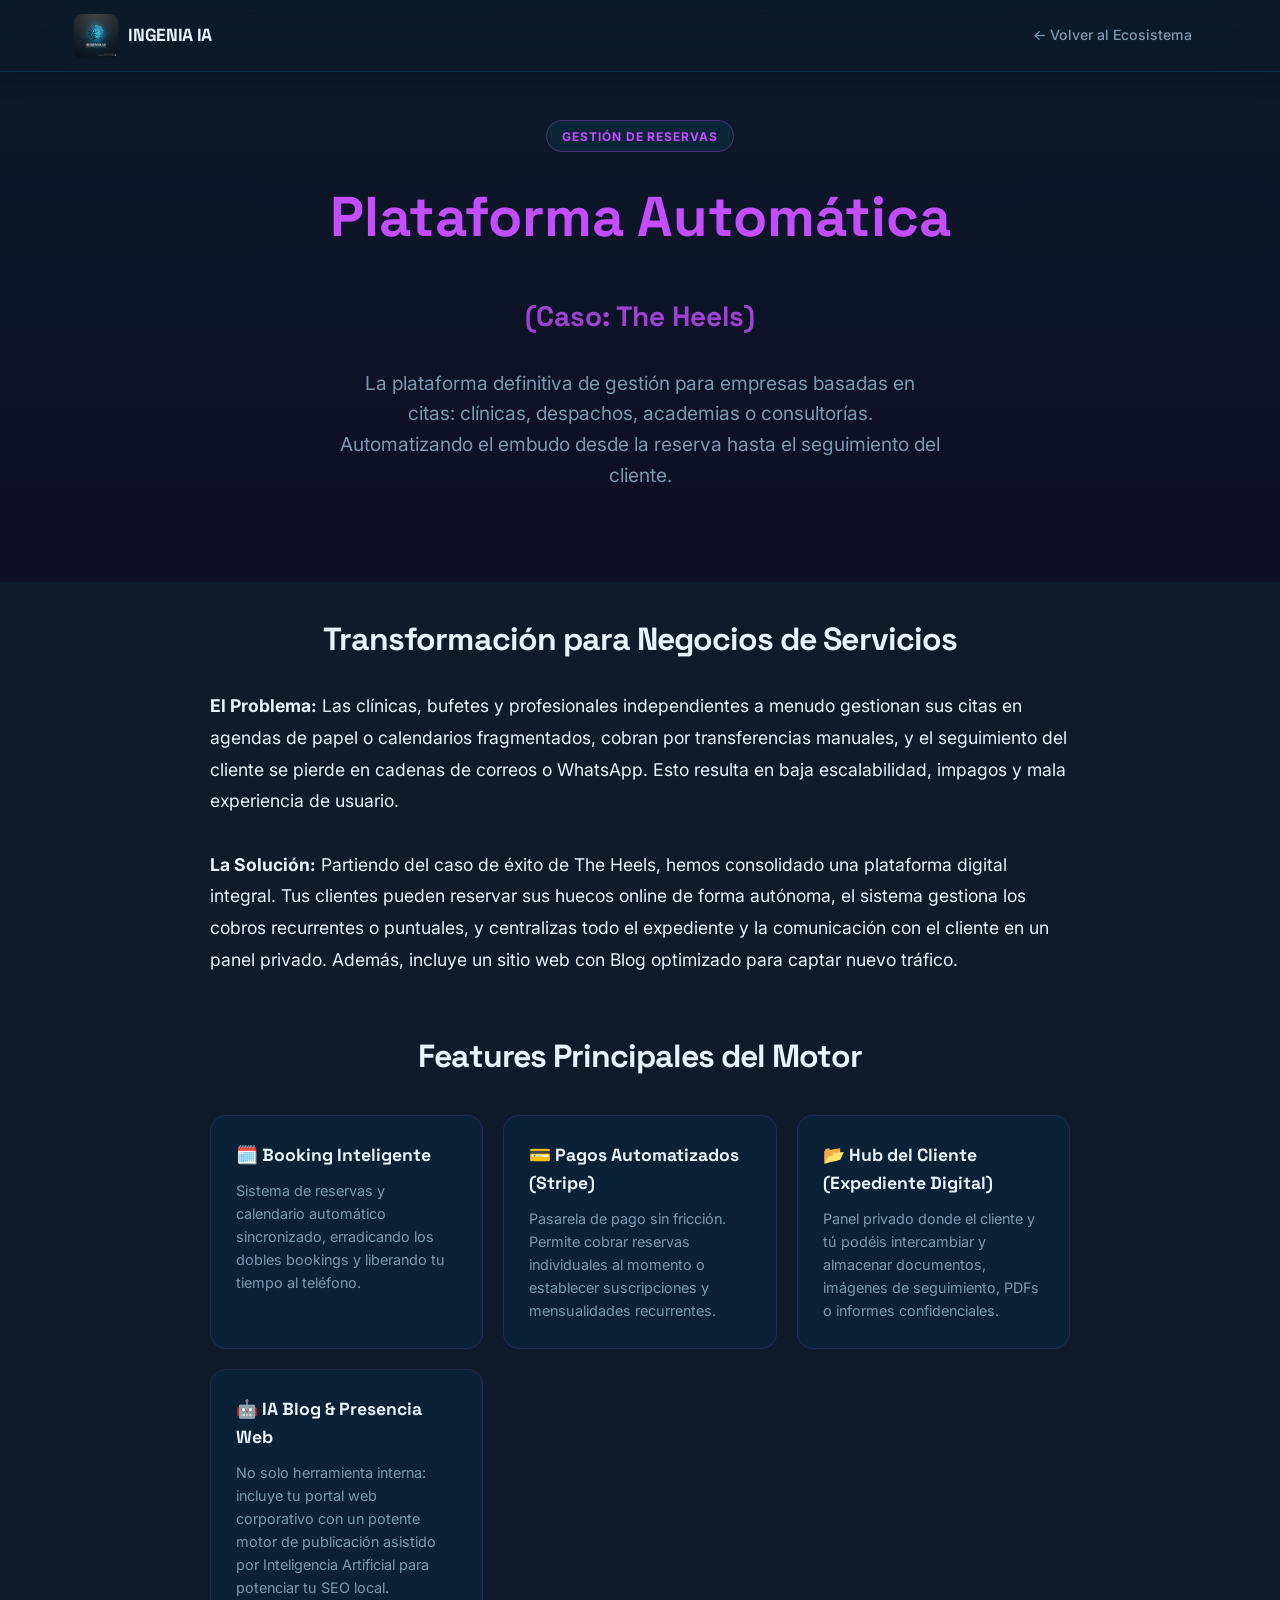
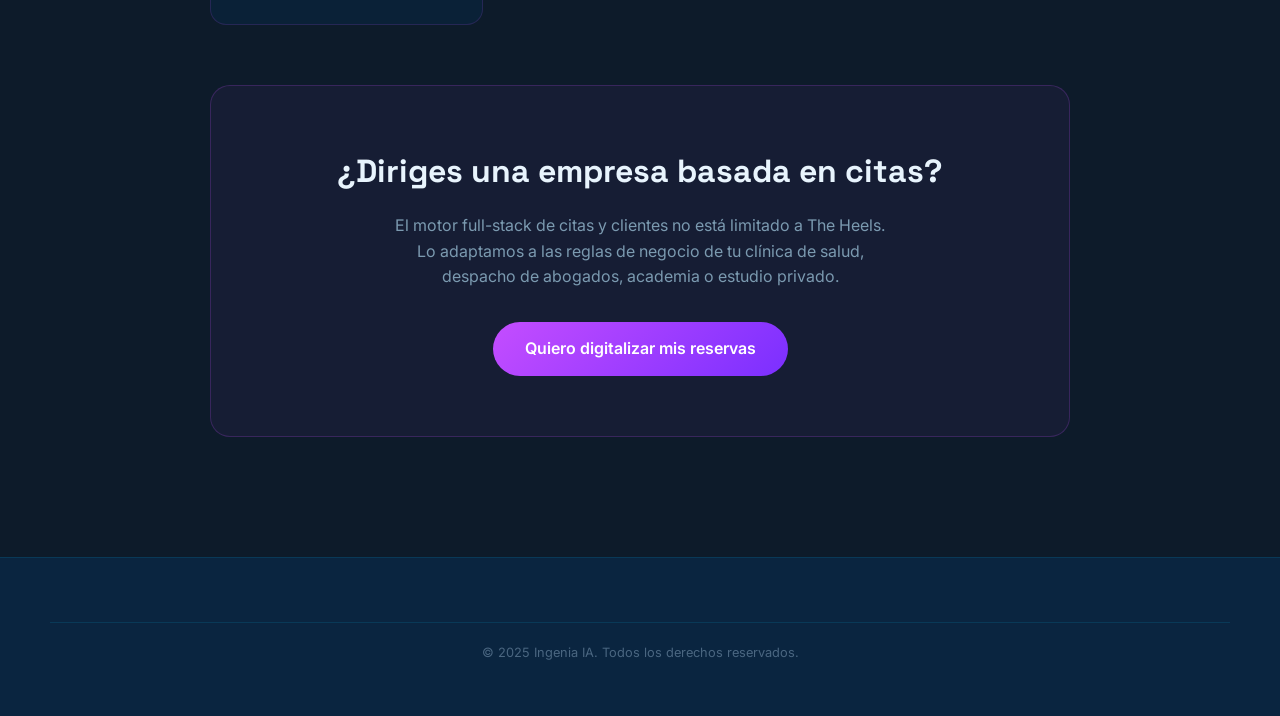
<file: app-theheels.html>
<!DOCTYPE html>
<html lang="es">
<head>
  <meta charset="UTF-8">
  <meta name="viewport" content="width=device-width, initial-scale=1.0">
  <title>The Heels Academy / Booking Engine | Ingenia IA</title>
  <link rel="stylesheet" href="css/styles.css">
  <script src="js/i18n.js"></script>
  <style>
    .app-hero { padding: 120px 20px 60px; text-align: center; background: linear-gradient(to bottom, rgba(13,27,42,1), rgba(15,10,35,0.8)); }
    .app-hero h1 { font-size: 3.5rem; margin-bottom: 1rem; color: var(--purple); font-family: var(--fh); }
    .app-hero p { font-size: 1.2rem; color: var(--muted); max-width: 600px; margin: 0 auto 2rem; }
    .app-content { max-width: 900px; margin: 0 auto; padding: 40px 20px; }
    .feat-list { display: grid; grid-template-columns: repeat(auto-fit, minmax(250px, 1fr)); gap: 20px; margin-top: 40px; margin-bottom: 60px; }
    .f-card { background: var(--glass); padding: 25px; border-radius: 16px; border: 1px solid rgba(196,77,255,0.15); }
    .f-card h4 { color: var(--text); font-size: 1.1rem; margin-bottom: 10px; }
    .f-card p { color: var(--muted); font-size: 0.9rem; }
    .app-cta-box { text-align: center; padding: 60px 20px; background: rgba(196,77,255,0.05); border-radius: 20px; border: 1px solid rgba(196,77,255,0.2); margin-bottom: 80px; }
    .btn-purp { background: var(--g-pur); color: white; }
  </style>
</head>
<body>

  <!-- NAVBAR -->
  <nav id="navbar" class="scrolled">
    <div class="nav-inner">
      <a href="index.html" class="nav-logo">
        <img src="assets/logo.jpg" alt="Ingenia IA" style="width: 44px; height: 44px; border-radius: 8px; object-fit: cover;">
        <div class="logo-wordmark"><span class="logo-name">INGENIA IA</span></div>
      </a>
      <div class="nav-links">
        <a href="index.html#apps-produccion" class="nav-link">← Volver al Ecosistema</a>
      </div>
    </div>
  </nav>

  <div class="app-hero">
    <div class="section-badge" style="color:var(--purple); border-color:rgba(196,77,255,0.3)">Gestión de Reservas</div>
    <h1>Plataforma Automática <br> <span style="font-size: 0.5em; opacity: 0.8">(Caso: The Heels)</span></h1>
    <p>La plataforma definitiva de gestión para empresas basadas en citas: clínicas, despachos, academias o consultorías. Automatizando el embudo desde la reserva hasta el seguimiento del cliente.</p>
  </div>

  <div class="app-content">
    <h2 class="section-title" style="text-align:center; font-size:2rem; margin-bottom: 2rem;">Transformación para Negocios de Servicios</h2>
    <p style="color:var(--text); font-size:1.1rem; line-height:1.8; margin-bottom: 2rem;">
      <strong>El Problema:</strong> Las clínicas, bufetes y profesionales independientes a menudo gestionan sus citas en agendas de papel o calendarios fragmentados, cobran por transferencias manuales, y el seguimiento del cliente se pierde en cadenas de correos o WhatsApp. Esto resulta en baja escalabilidad, impagos y mala experiencia de usuario.<br><br>
      <strong>La Solución:</strong> Partiendo del caso de éxito de The Heels, hemos consolidado una plataforma digital integral. Tus clientes pueden reservar sus huecos online de forma autónoma, el sistema gestiona los cobros recurrentes o puntuales, y centralizas todo el expediente y la comunicación con el cliente en un panel privado. Además, incluye un sitio web con Blog optimizado para captar nuevo tráfico.
    </p>

    <h2 class="section-title" style="text-align:center; font-size:2rem; margin-top:4rem;">Features Principales del Motor</h2>
    <div class="feat-list">
      <div class="f-card">
        <h4>🗓️ Booking Inteligente</h4>
        <p>Sistema de reservas y calendario automático sincronizado, erradicando los dobles bookings y liberando tu tiempo al teléfono.</p>
      </div>
      <div class="f-card">
        <h4>💳 Pagos Automatizados (Stripe)</h4>
        <p>Pasarela de pago sin fricción. Permite cobrar reservas individuales al momento o establecer suscripciones y mensualidades recurrentes.</p>
      </div>
      <div class="f-card">
        <h4>📂 Hub del Cliente (Expediente Digital)</h4>
        <p>Panel privado donde el cliente y tú podéis intercambiar y almacenar documentos, imágenes de seguimiento, PDFs o informes confidenciales.</p>
      </div>
      <div class="f-card">
        <h4>🤖 IA Blog & Presencia Web</h4>
        <p>No solo herramienta interna: incluye tu portal web corporativo con un potente motor de publicación asistido por Inteligencia Artificial para potenciar tu SEO local.</p>
      </div>
    </div>

    <div class="app-cta-box">
      <h3 style="font-size:2rem; margin-bottom:1rem; font-family:var(--fh);">¿Diriges una empresa basada en citas?</h3>
      <p style="color:var(--muted); margin-bottom:2rem; max-width:500px; margin-left:auto; margin-right:auto;">El motor full-stack de citas y clientes no está limitado a The Heels. Lo adaptamos a las reglas de negocio de tu clínica de salud, despacho de abogados, academia o estudio privado.</p>
      <a href="index.html#tu-app" class="btn btn-purp btn-lg">Quiero digitalizar mis reservas</a>
    </div>
  </div>

  <footer>
    <div class="container" style="text-align:center; padding: 20px; border-top: 1px solid var(--border); color: var(--muted2); font-size: 0.8rem;">
      © 2025 Ingenia IA. Todos los derechos reservados.
    </div>
  </footer>

</body>
</html>
</file>
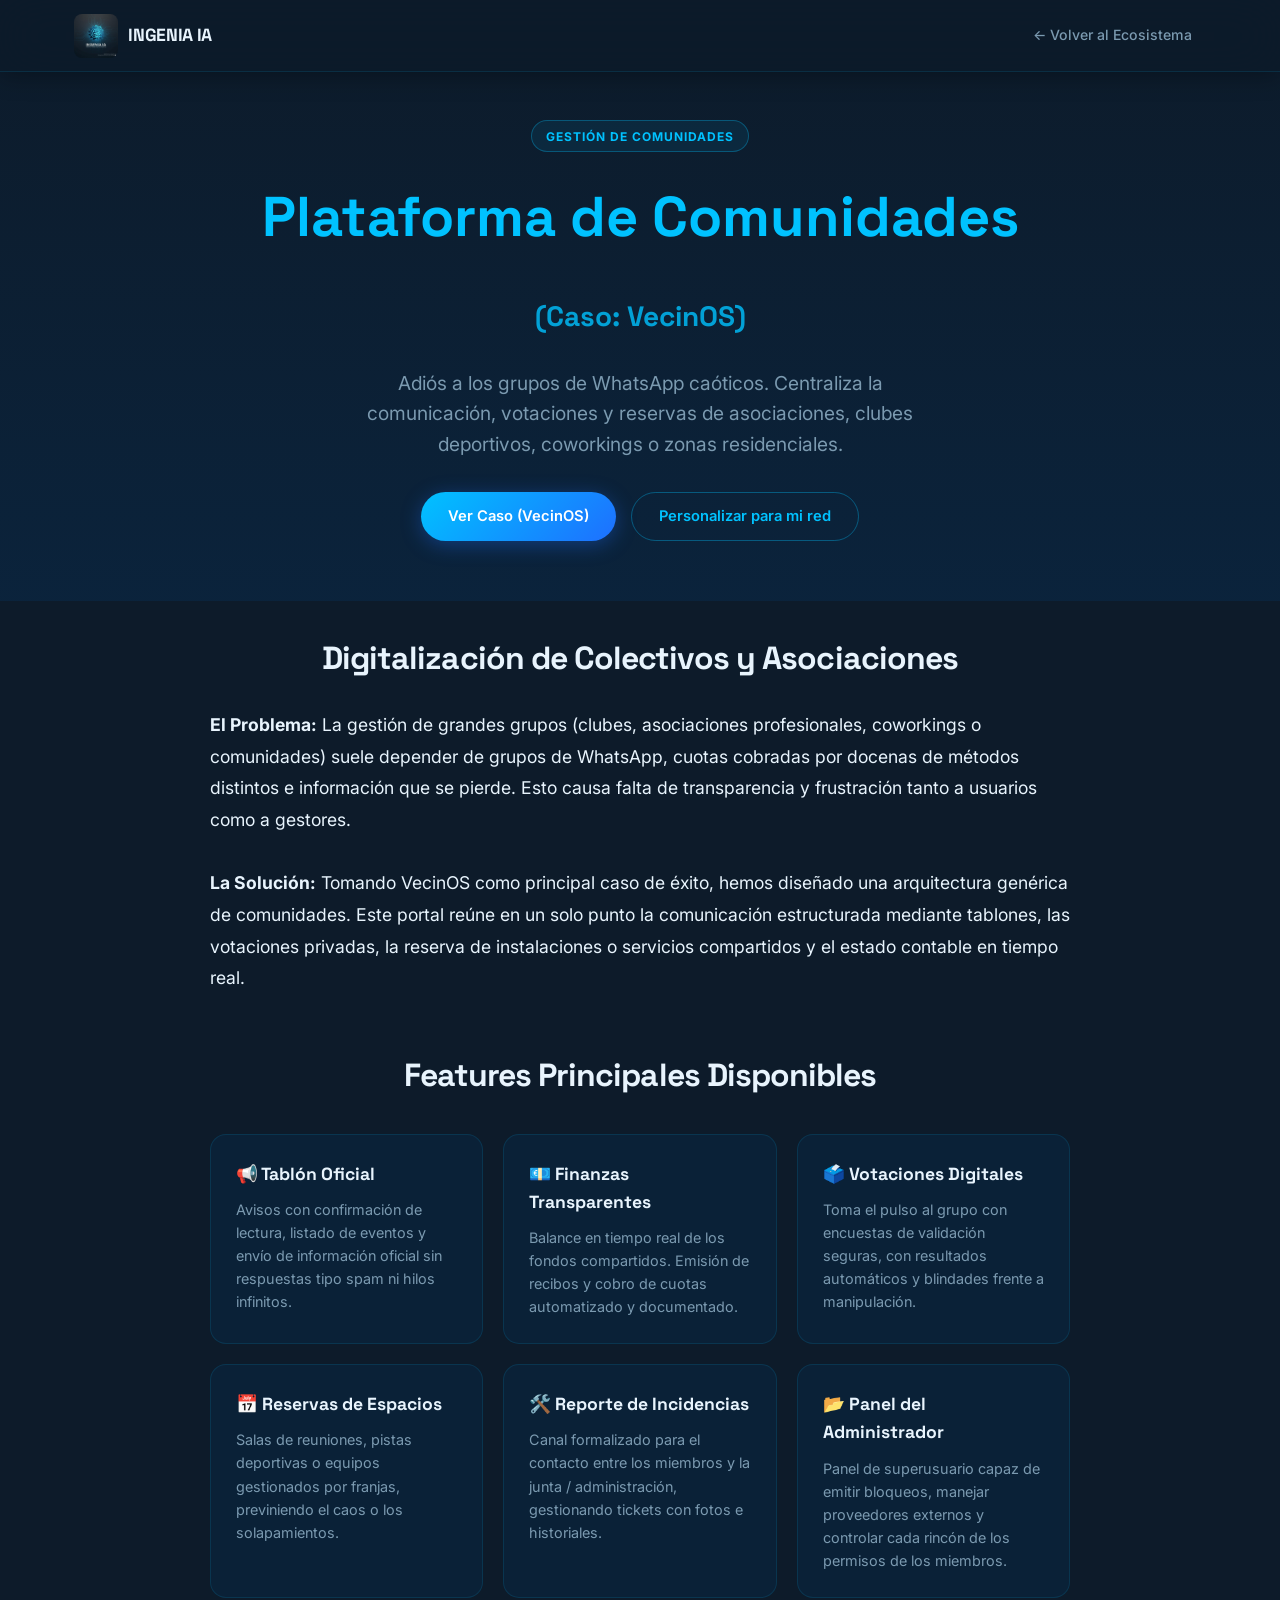
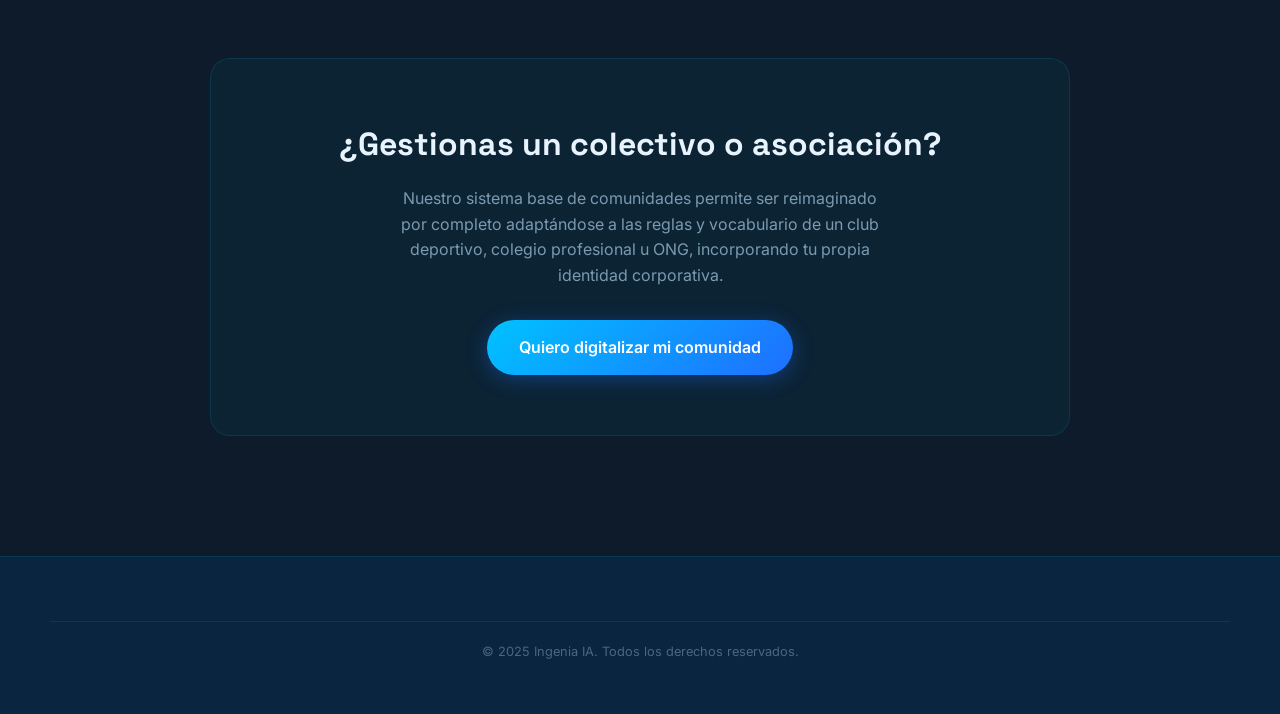
<file: app-vecinos.html>
<!DOCTYPE html>
<html lang="es">
<head>
  <meta charset="UTF-8">
  <meta name="viewport" content="width=device-width, initial-scale=1.0">
  <title>Plataforma de Comunidades | Ingenia IA</title>
  <link rel="stylesheet" href="css/styles.css">
  <script src="js/i18n.js"></script>
  <style>
    .app-hero { padding: 120px 20px 60px; text-align: center; background: linear-gradient(to bottom, rgba(13,27,42,1), rgba(10,37,64,0.8)); }
    .app-hero h1 { font-size: 3.5rem; margin-bottom: 1rem; color: var(--cyan); font-family: var(--fh); }
    .app-hero p { font-size: 1.2rem; color: var(--muted); max-width: 600px; margin: 0 auto 2rem; }
    .app-content { max-width: 900px; margin: 0 auto; padding: 40px 20px; }
    .feat-list { display: grid; grid-template-columns: repeat(auto-fit, minmax(250px, 1fr)); gap: 20px; margin-top: 40px; margin-bottom: 60px; }
    .f-card { background: var(--glass); padding: 25px; border-radius: 16px; border: 1px solid var(--border); }
    .f-card h4 { color: var(--text); font-size: 1.1rem; margin-bottom: 10px; }
    .f-card p { color: var(--muted); font-size: 0.9rem; }
    .app-cta-box { text-align: center; padding: 60px 20px; background: rgba(0,194,255,0.05); border-radius: 20px; border: 1px solid var(--border); margin-bottom: 80px; }
  </style>
</head>
<body>

  <!-- NAVBAR -->
  <nav id="navbar" class="scrolled">
    <div class="nav-inner">
      <a href="index.html" class="nav-logo">
        <img src="assets/logo.jpg" alt="Ingenia IA" style="width: 44px; height: 44px; border-radius: 8px; object-fit: cover;">
        <div class="logo-wordmark"><span class="logo-name">INGENIA IA</span></div>
      </a>
      <div class="nav-links">
        <a href="index.html#apps-produccion" class="nav-link">← Volver al Ecosistema</a>
      </div>
    </div>
  </nav>

  <div class="app-hero">
    <div class="section-badge" style="color:var(--cyan); border-color:rgba(0,194,255,0.3)">Gestión de Comunidades</div>
    <h1>Plataforma de Comunidades <br> <span style="font-size: 0.5em; opacity: 0.8">(Caso: VecinOS)</span></h1>
    <p>Adiós a los grupos de WhatsApp caóticos. Centraliza la comunicación, votaciones y reservas de asociaciones, clubes deportivos, coworkings o zonas residenciales.</p>
    <div style="display:flex; justify-content:center; gap:15px; margin-top:20px;">
      <a href="https://www.appvecinos.es/demo" target="_blank" class="btn btn-pri">Ver Caso (VecinOS)</a>
      <a href="index.html#tu-app" class="btn btn-out">Personalizar para mi red</a>
    </div>
  </div>

  <div class="app-content">
    <h2 class="section-title" style="text-align:center; font-size:2rem; margin-bottom: 2rem;">Digitalización de Colectivos y Asociaciones</h2>
    <p style="color:var(--text); font-size:1.1rem; line-height:1.8; margin-bottom: 2rem;">
      <strong>El Problema:</strong> La gestión de grandes grupos (clubes, asociaciones profesionales, coworkings o comunidades) suele depender de grupos de WhatsApp, cuotas cobradas por docenas de métodos distintos e información que se pierde. Esto causa falta de transparencia y frustración tanto a usuarios como a gestores.<br><br>
      <strong>La Solución:</strong> Tomando VecinOS como principal caso de éxito, hemos diseñado una arquitectura genérica de comunidades. Este portal reúne en un solo punto la comunicación estructurada mediante tablones, las votaciones privadas, la reserva de instalaciones o servicios compartidos y el estado contable en tiempo real.
    </p>

    <h2 class="section-title" style="text-align:center; font-size:2rem; margin-top:4rem;">Features Principales Disponibles</h2>
    <div class="feat-list">
      <div class="f-card">
        <h4>📢 Tablón Oficial</h4>
        <p>Avisos con confirmación de lectura, listado de eventos y envío de información oficial sin respuestas tipo spam ni hilos infinitos.</p>
      </div>
      <div class="f-card">
        <h4>💶 Finanzas Transparentes</h4>
        <p>Balance en tiempo real de los fondos compartidos. Emisión de recibos y cobro de cuotas automatizado y documentado.</p>
      </div>
      <div class="f-card">
        <h4>🗳️ Votaciones Digitales</h4>
        <p>Toma el pulso al grupo con encuestas de validación seguras, con resultados automáticos y blindades frente a manipulación.</p>
      </div>
      <div class="f-card">
        <h4>📅 Reservas de Espacios</h4>
        <p>Salas de reuniones, pistas deportivas o equipos gestionados por franjas, previniendo el caos o los solapamientos.</p>
      </div>
      <div class="f-card">
        <h4>🛠️ Reporte de Incidencias</h4>
        <p>Canal formalizado para el contacto entre los miembros y la junta / administración, gestionando tickets con fotos e historiales.</p>
      </div>
      <div class="f-card">
        <h4>📂 Panel del Administrador</h4>
        <p>Panel de superusuario capaz de emitir bloqueos, manejar proveedores externos y controlar cada rincón de los permisos de los miembros.</p>
      </div>
    </div>

    <div class="app-cta-box">
      <h3 style="font-size:2rem; margin-bottom:1rem; font-family:var(--fh);">¿Gestionas un colectivo o asociación?</h3>
      <p style="color:var(--muted); margin-bottom:2rem; max-width:500px; margin-left:auto; margin-right:auto;">Nuestro sistema base de comunidades permite ser reimaginado por completo adaptándose a las reglas y vocabulario de un club deportivo, colegio profesional u ONG, incorporando tu propia identidad corporativa.</p>
      <a href="index.html#tu-app" class="btn btn-pri btn-lg">Quiero digitalizar mi comunidad</a>
    </div>
  </div>

  <footer>
    <div class="container" style="text-align:center; padding: 20px; border-top: 1px solid var(--border); color: var(--muted2); font-size: 0.8rem;">
      © 2025 Ingenia IA. Todos los derechos reservados.
    </div>
  </footer>

</body>
</html>
</file>
<file: css/styles.css>
@import url('https://fonts.googleapis.com/css2?family=Inter:wght@300;400;500;600;700&family=Space+Grotesk:wght@500;600;700;800&display=swap');

/* ============================================================
   DESIGN TOKENS
   ============================================================ */
:root {
  --bg: #0D1B2A;
  --bg2: #0A2540;
  --bg3: #0F2A42;
  --cyan: #00C2FF;
  --teal: #00E5CC;
  --blue: #1E6FFF;
  --purple: #C44DFF;
  --amber: #FFAA00;
  --text: #E8F4FD;
  --muted: #7B9AB0;
  --muted2: #4A6680;
  --border: rgba(0,194,255,0.12);
  --border-h: rgba(0,194,255,0.35);
  --glass: rgba(10,37,64,0.65);
  --g-pri: linear-gradient(135deg,#00C2FF,#1E6FFF);
  --g-acc: linear-gradient(135deg,#00E5CC,#00C2FF);
  --g-txt: linear-gradient(90deg,#00C2FF,#00E5CC);
  --g-pur: linear-gradient(135deg,#C44DFF,#7B2FFF);
  --fb: 'Inter',system-ui,sans-serif;
  --fh: 'Space Grotesk',system-ui,sans-serif;
  --r: 12px;
  --rl: 20px;
  --rxl: 28px;
  --sh: 0 4px 24px rgba(0,0,0,.25);
  --shl: 0 8px 40px rgba(0,0,0,.4);
  --shg: 0 0 40px rgba(0,194,255,.18);
  --nav-h: 72px;
  --ease: cubic-bezier(.4,0,.2,1);
  --spring: cubic-bezier(.34,1.56,.64,1);
}

/* ============================================================
   RESET
   ============================================================ */
*,*::before,*::after{box-sizing:border-box;margin:0;padding:0}
html{scroll-behavior:smooth;font-size:16px}
body{font-family:var(--fb);background:var(--bg);color:var(--text);line-height:1.6;overflow-x:hidden;-webkit-font-smoothing:antialiased}
img{max-width:100%;height:auto}
a{text-decoration:none;color:inherit}
button{cursor:pointer;border:none;background:none;font-family:inherit}
input,select,textarea{font-family:inherit}
ul{list-style:none}
h1,h2,h3,h4,h5{font-family:var(--fh)}
::-webkit-scrollbar{width:5px}
::-webkit-scrollbar-track{background:var(--bg)}
::-webkit-scrollbar-thumb{background:var(--blue);border-radius:3px}
::-webkit-scrollbar-thumb:hover{background:var(--cyan)}

/* ============================================================
   UTILITIES
   ============================================================ */
.container{width:100%;max-width:1180px;margin:0 auto;padding:0 1.5rem}
.text-gradient{background:var(--g-txt);-webkit-background-clip:text;-webkit-text-fill-color:transparent;background-clip:text}
.section-badge{display:inline-flex;align-items:center;gap:.4rem;padding:.35rem .9rem;background:rgba(0,194,255,.08);border:1px solid rgba(0,194,255,.25);border-radius:100px;font-size:.75rem;font-weight:700;letter-spacing:.08em;text-transform:uppercase;color:var(--cyan);margin-bottom:1.25rem}
.section-title{font-size:clamp(2rem,4vw,2.9rem);font-weight:800;line-height:1.12;letter-spacing:-.03em;margin-bottom:.9rem}
.section-sub{font-size:1rem;color:var(--muted);line-height:1.75;max-width:560px}
.section-header{text-align:center;margin-bottom:3.5rem}
.section-header .section-sub{margin:0 auto}
.reveal{opacity:0;transform:translateY(28px);transition:opacity .6s var(--ease),transform .6s var(--ease)}
.reveal.visible{opacity:1;transform:none}

/* ============================================================
   BUTTONS
   ============================================================ */
.btn{display:inline-flex;align-items:center;gap:.45rem;padding:.75rem 1.7rem;border-radius:100px;font-size:.92rem;font-weight:600;transition:all .25s var(--ease);white-space:nowrap}
.btn-pri{background:var(--g-pri);color:#fff;box-shadow:0 4px 20px rgba(30,111,255,.35)}
.btn-pri:hover{transform:translateY(-2px);box-shadow:0 8px 32px rgba(30,111,255,.5)}
.btn-out{background:transparent;color:var(--cyan);border:1.5px solid var(--border-h)}
.btn-out:hover{background:rgba(0,194,255,.08);transform:translateY(-2px)}
.btn-ghost{background:rgba(0,194,255,.07);color:var(--cyan);border:1px solid var(--border)}
.btn-ghost:hover{background:rgba(0,194,255,.14);border-color:var(--cyan)}
.btn-lg{padding:.9rem 2rem;font-size:1rem}

/* ============================================================
   GLASS CARD
   ============================================================ */
.glass{background:var(--glass);border:1px solid var(--border);border-radius:var(--rl);backdrop-filter:blur(16px);-webkit-backdrop-filter:blur(16px);transition:all .3s var(--ease)}
.glass:hover{border-color:var(--border-h);box-shadow:var(--shg),var(--shl);transform:translateY(-5px)}

/* ============================================================
   NAVBAR
   ============================================================ */
#navbar{position:fixed;inset:0 0 auto;height:var(--nav-h);z-index:999;transition:all .3s var(--ease)}
#navbar.scrolled{background:rgba(13,27,42,.92);backdrop-filter:blur(24px);-webkit-backdrop-filter:blur(24px);border-bottom:1px solid var(--border);box-shadow:0 4px 24px rgba(0,0,0,.3)}
.nav-inner{display:flex;align-items:center;justify-content:space-between;height:100%;max-width:1180px;margin:0 auto;padding:0 1.5rem}
.nav-logo{display:flex;align-items:center;gap:.65rem}
.nav-logo svg{width:40px;height:40px;flex-shrink:0}
.logo-wordmark{display:flex;flex-direction:column;line-height:1}
.logo-name{font-family:var(--fh);font-weight:800;font-size:1.1rem;letter-spacing:-.02em}
.logo-sub{font-size:.58rem;font-weight:600;letter-spacing:.1em;text-transform:uppercase;color:var(--cyan)}
.nav-links{display:flex;align-items:center;gap:.1rem}
.nav-link{padding:.45rem .85rem;font-size:.88rem;font-weight:500;color:var(--muted);border-radius:8px;transition:all .2s var(--ease);position:relative}
.nav-link::after{content:'';position:absolute;bottom:2px;left:50%;transform:translateX(-50%);width:0;height:2px;background:var(--g-pri);border-radius:2px;transition:width .2s var(--ease)}
.nav-link:hover{color:var(--text);background:rgba(255,255,255,.04)}
.nav-link:hover::after{width:55%}
.nav-right{display:flex;align-items:center;gap:.85rem}
.lang-toggle{display:flex;align-items:center;background:rgba(255,255,255,.05);border:1px solid var(--border);border-radius:100px;padding:3px;gap:2px}
.lang-btn{padding:.3rem .65rem;border-radius:100px;font-size:.75rem;font-weight:700;letter-spacing:.05em;color:var(--muted);transition:all .2s var(--ease)}
.lang-btn.active{background:var(--g-pri);color:#fff;box-shadow:0 2px 10px rgba(30,111,255,.4)}
.hamburger{display:none;flex-direction:column;gap:5px;padding:8px;cursor:pointer}
.hamburger span{width:22px;height:2px;background:var(--text);border-radius:2px;transition:all .3s var(--ease)}
.hamburger.open span:nth-child(1){transform:rotate(45deg) translate(5px,5px)}
.hamburger.open span:nth-child(2){opacity:0}
.hamburger.open span:nth-child(3){transform:rotate(-45deg) translate(5px,-5px)}
.mobile-menu{display:none;position:fixed;top:var(--nav-h);left:0;right:0;background:rgba(13,27,42,.98);backdrop-filter:blur(24px);border-bottom:1px solid var(--border);padding:1rem 1.5rem 1.5rem;z-index:998;flex-direction:column;gap:.35rem}
.mobile-menu.open{display:flex}
.mob-link{padding:.75rem 1rem;font-size:.95rem;font-weight:500;color:var(--muted);border-radius:var(--r);transition:all .2s}
.mob-link:hover{color:var(--text);background:rgba(0,194,255,.06)}
.mob-cta{margin-top:.5rem}

/* ============================================================
   HERO
   ============================================================ */
#hero{position:relative;min-height:100vh;display:flex;flex-direction:column;align-items:center;justify-content:center;text-align:center;padding:calc(var(--nav-h) + 2rem) 1.5rem 4rem;overflow:hidden}
#particle-canvas{position:absolute;inset:0;z-index:0;pointer-events:none}
.hero-orb{position:absolute;top:50%;left:50%;transform:translate(-50%,-55%);width:700px;height:700px;background:radial-gradient(ellipse,rgba(0,194,255,.13) 0%,rgba(30,111,255,.06) 40%,transparent 70%);border-radius:50%;z-index:0;animation:orbPulse 7s ease-in-out infinite;pointer-events:none}
.hero-content{position:relative;z-index:1;max-width:800px}
.hero-badge{display:inline-flex;align-items:center;gap:.5rem;padding:.4rem 1rem;background:rgba(0,194,255,.08);border:1px solid rgba(0,194,255,.22);border-radius:100px;font-size:.78rem;font-weight:600;color:var(--cyan);letter-spacing:.06em;margin-bottom:1.75rem;animation:fadeUp .8s var(--ease) both}
.hero-dot{width:6px;height:6px;border-radius:50%;background:var(--cyan);animation:pulse 2s infinite}
.hero-h1{font-size:clamp(2.6rem,6.5vw,5rem);font-weight:800;line-height:1.06;letter-spacing:-.035em;margin-bottom:1.4rem;animation:fadeUp .8s var(--ease) .15s both}
.hero-sub{font-size:clamp(.95rem,2vw,1.15rem);color:var(--muted);max-width:580px;margin:0 auto 2.5rem;line-height:1.78;animation:fadeUp .8s var(--ease) .3s both}
.hero-ctas{display:flex;align-items:center;justify-content:center;gap:.85rem;flex-wrap:wrap;animation:fadeUp .8s var(--ease) .45s both}
.hero-stats{display:flex;align-items:center;justify-content:center;gap:3rem;margin-top:5rem;animation:fadeUp .8s var(--ease) .6s both}
.hstat{text-align:center}
.hstat-num{font-family:var(--fh);font-size:2.4rem;font-weight:800;background:var(--g-txt);-webkit-background-clip:text;-webkit-text-fill-color:transparent;background-clip:text;line-height:1;margin-bottom:.3rem}
.hstat-label{font-size:.75rem;font-weight:500;color:var(--muted);text-transform:uppercase;letter-spacing:.06em}
.hstat-div{width:1px;height:40px;background:var(--border)}
.scroll-hint{position:absolute;bottom:2rem;left:50%;transform:translateX(-50%);display:flex;flex-direction:column;align-items:center;gap:.5rem;color:var(--muted2);font-size:.72rem;letter-spacing:.1em;text-transform:uppercase;animation:fadeIn 1s 1s both}
.scroll-mouse{width:24px;height:36px;border:1.5px solid var(--border-h);border-radius:12px;position:relative}
.scroll-mouse::after{content:'';position:absolute;top:5px;left:50%;transform:translateX(-50%);width:3px;height:6px;background:var(--cyan);border-radius:3px;animation:scrollBob 1.5s infinite}

/* ============================================================
   NOSOTROS / VALUE PROPS
   ============================================================ */
#nosotros{background:linear-gradient(to bottom,transparent,rgba(10,37,64,.5),transparent);padding:5rem 0}
.value-grid{display:grid;grid-template-columns:repeat(3,1fr);gap:1.25rem;margin-top:3rem}
.val-card{padding:2rem 1.75rem;background:var(--glass);border:1px solid var(--border);border-radius:var(--rl);backdrop-filter:blur(12px);text-align:center;transition:all .3s var(--ease)}
.val-card:hover{border-color:var(--border-h);transform:translateY(-5px);box-shadow:var(--shg)}
.val-icon{width:60px;height:60px;background:rgba(0,194,255,.08);border:1px solid rgba(0,194,255,.2);border-radius:14px;display:flex;align-items:center;justify-content:center;font-size:1.6rem;margin:0 auto 1.1rem;transition:all .3s}
.val-card:hover .val-icon{background:rgba(0,194,255,.15);box-shadow:0 0 20px rgba(0,194,255,.2)}
.val-title{font-size:1.1rem;font-weight:700;margin-bottom:.6rem}
.val-desc{font-size:.88rem;color:var(--muted);line-height:1.65}

/* ============================================================
   APPS EN PRODUCCIÓN
   ============================================================ */
#apps-produccion{padding:6rem 0}
.app-grid{display:grid;grid-template-columns:repeat(3,1fr);gap:1.4rem}
.app-card{background:var(--glass);border:1px solid var(--border);border-radius:var(--rxl);padding:1.75rem;backdrop-filter:blur(16px);display:flex;flex-direction:column;position:relative;overflow:hidden;transition:all .35s var(--ease)}
.app-card::before{content:'';position:absolute;top:0;left:0;right:0;height:3px;opacity:0;transition:opacity .3s var(--ease)}
.app-card:hover{border-color:var(--border-h);transform:translateY(-6px);box-shadow:var(--shg),var(--shl)}
.app-card:hover::before{opacity:1}
.ac-com::before{background:var(--g-pri)}
.ac-fit::before{background:var(--g-pur)}
.ac-log::before{background:var(--g-acc)}
.app-cat{display:inline-flex;align-items:center;padding:.28rem .75rem;border-radius:100px;font-size:.68rem;font-weight:700;letter-spacing:.09em;text-transform:uppercase;margin-bottom:1.1rem;align-self:flex-start}
.ac-com .app-cat{background:rgba(0,194,255,.1);color:var(--cyan);border:1px solid rgba(0,194,255,.22)}
.ac-fit .app-cat{background:rgba(196,77,255,.1);color:var(--purple);border:1px solid rgba(196,77,255,.22)}
.ac-log .app-cat{background:rgba(0,229,204,.1);color:var(--teal);border:1px solid rgba(0,229,204,.22)}
.app-icon{width:52px;height:52px;border-radius:13px;display:flex;align-items:center;justify-content:center;font-size:1.5rem;margin-bottom:1.1rem;transition:transform .3s var(--spring)}
.app-card:hover .app-icon{transform:scale(1.12)}
.ac-com .app-icon{background:rgba(0,194,255,.09);border:1px solid rgba(0,194,255,.18)}
.ac-fit .app-icon{background:rgba(196,77,255,.09);border:1px solid rgba(196,77,255,.18)}
.ac-log .app-icon{background:rgba(0,229,204,.09);border:1px solid rgba(0,229,204,.18)}
.app-name{font-size:1.3rem;font-weight:700;margin-bottom:.35rem}
.app-tagline{font-size:.82rem;font-style:italic;margin-bottom:.8rem}
.ac-com .app-tagline{color:var(--cyan)}
.ac-fit .app-tagline{color:var(--purple)}
.ac-log .app-tagline{color:var(--teal)}
.app-desc{font-size:.875rem;color:var(--muted);line-height:1.65;margin-bottom:1.1rem;flex:1}
.app-feats{display:flex;flex-wrap:wrap;gap:.35rem;margin-bottom:1.25rem}
.app-feat{padding:.22rem .6rem;background:rgba(255,255,255,.04);border:1px solid rgba(255,255,255,.07);border-radius:6px;font-size:.7rem;color:var(--muted);font-weight:500}
.app-foot{border-top:1px solid var(--border);padding-top:1.1rem;display:flex;align-items:center;justify-content:space-between;gap:.75rem;flex-wrap:wrap}
.app-tags{display:flex;gap:.35rem;flex-wrap:wrap}
.app-tag{padding:.18rem .5rem;background:rgba(0,194,255,.07);border-radius:4px;font-size:.68rem;color:var(--cyan);font-weight:600}
.ac-fit .app-tag{color:var(--purple);background:rgba(196,77,255,.07)}
.ac-log .app-tag{color:var(--teal);background:rgba(0,229,204,.07)}
.app-link{display:flex;align-items:center;gap:.3rem;font-size:.82rem;font-weight:600;color:var(--cyan);transition:gap .2s}
.app-link:hover{gap:.55rem}
.app-link svg{width:14px;height:14px}

/* ============================================================
   PRÓXIMOS LANZAMIENTOS
   ============================================================ */
#proximos{padding:6rem 0;background:linear-gradient(to bottom,transparent,rgba(10,37,64,.35),transparent)}
.cs-grid{display:grid;grid-template-columns:repeat(2,1fr);gap:1.25rem;margin-bottom:2rem}
.cs-card{position:relative;background:rgba(10,37,64,.4);border:1.5px dashed rgba(0,194,255,.25);border-radius:var(--rxl);padding:2.25rem;overflow:hidden;animation:dashPulse 3s ease-in-out infinite}
.cs-card:nth-child(2){animation-delay:1.5s}
.cs-soon{position:absolute;top:1.25rem;right:1.25rem;padding:.3rem .75rem;background:rgba(255,170,0,.12);border:1px solid rgba(255,170,0,.35);border-radius:100px;font-size:.68rem;font-weight:700;letter-spacing:.1em;text-transform:uppercase;color:var(--amber)}
.cs-icon{font-size:2.2rem;margin-bottom:.9rem;display:block}
.cs-cat{font-size:.68rem;font-weight:700;letter-spacing:.1em;text-transform:uppercase;color:var(--muted2);margin-bottom:.4rem}
.cs-name{font-size:1.45rem;font-weight:700;margin-bottom:.65rem}
.cs-desc{font-size:.87rem;color:var(--muted);line-height:1.65;margin-bottom:1.25rem}
.cs-bar-wrap{display:flex;align-items:center;gap:.65rem;font-size:.78rem;color:var(--muted2)}
.cs-bar{flex:1;height:4px;background:rgba(255,255,255,.07);border-radius:2px;overflow:hidden}
.cs-fill{height:100%;background:var(--g-acc);border-radius:2px}
.waitlist-box{background:var(--glass);border:1px solid var(--border);border-radius:var(--rxl);padding:2.25rem;text-align:center;backdrop-filter:blur(12px)}
.wl-title{font-size:1.4rem;font-weight:700;margin-bottom:.4rem}
.wl-sub{color:var(--muted);font-size:.88rem;margin-bottom:1.6rem}
.wl-form{display:flex;gap:.65rem;max-width:480px;margin:0 auto;flex-wrap:wrap}
.wl-form select,.wl-form input[type=email]{flex:1;min-width:140px;padding:.78rem 1.1rem;background:rgba(255,255,255,.04);border:1px solid var(--border);border-radius:100px;color:var(--text);font-size:.88rem;outline:none;transition:border-color .2s;-webkit-appearance:none}
.wl-form select:focus,.wl-form input:focus{border-color:var(--cyan)}
.wl-form select option{background:var(--bg2)}
.wl-success{display:none;align-items:center;gap:.65rem;justify-content:center;color:var(--teal);font-weight:600;font-size:.95rem;margin-top:1rem}

/* ============================================================
   CASOS DE ÉXITO
   ============================================================ */
#casos{padding:6rem 0}
.cases-stack{display:flex;flex-direction:column;gap:1.25rem;margin-top:3.5rem}
.case-card{background:var(--glass);border:1px solid var(--border);border-radius:var(--rxl);padding:2.25rem;backdrop-filter:blur(12px);display:grid;grid-template-columns:1.1fr 1.2fr 1fr;gap:2rem;align-items:start;transition:all .3s var(--ease)}
.case-card:hover{border-color:var(--border-h);box-shadow:var(--shg)}
.case-ind{display:inline-flex;padding:.28rem .7rem;border-radius:100px;font-size:.68rem;font-weight:700;letter-spacing:.08em;text-transform:uppercase;margin-bottom:.9rem}
.case-card:nth-child(1) .case-ind{background:rgba(196,77,255,.1);color:var(--purple);border:1px solid rgba(196,77,255,.22)}
.case-card:nth-child(2) .case-ind{background:rgba(0,194,255,.1);color:var(--cyan);border:1px solid rgba(0,194,255,.22)}
.case-card:nth-child(3) .case-ind{background:rgba(0,229,204,.1);color:var(--teal);border:1px solid rgba(0,229,204,.22)}
.case-name{font-size:1.3rem;font-weight:700;margin-bottom:.5rem}
.case-ch-label{font-size:.68rem;font-weight:700;letter-spacing:.08em;text-transform:uppercase;color:var(--muted2);margin-bottom:.4rem}
.case-ch{font-size:.86rem;color:var(--muted);line-height:1.62}
.case-headline{font-size:.95rem;font-weight:700;font-style:italic;border-left:3px solid var(--cyan);padding-left:.75rem;margin-bottom:.85rem;line-height:1.45}
.case-card:nth-child(2) .case-headline{border-color:var(--cyan)}
.case-card:nth-child(3) .case-headline{border-color:var(--teal)}
.case-metrics{display:flex;flex-direction:column;gap:.45rem}
.case-m{display:flex;align-items:center;gap:.5rem;font-size:.84rem;color:var(--muted)}
.case-m::before{content:'';width:6px;height:6px;border-radius:50%;background:var(--cyan);flex-shrink:0}
.case-card:nth-child(3) .case-m::before{background:var(--teal)}
.client-badge{display:inline-flex;align-items:center;gap:.35rem;margin-top:.75rem;padding:.3rem .7rem;background:rgba(255,215,0,.08);border:1px solid rgba(255,215,0,.2);border-radius:8px;font-size:.72rem;font-weight:700;color:#FFD700}

/* ============================================================
   TU APP / FORMULARIO
   ============================================================ */
#tu-app{padding:6rem 0;background:linear-gradient(to bottom,transparent,rgba(10,37,64,.4),transparent)}
.paths-grid{display:grid;grid-template-columns:repeat(2,1fr);gap:1.1rem;margin-bottom:2.5rem}
.path-card{padding:1.75rem;background:rgba(0,194,255,.04);border:1px solid var(--border);border-radius:var(--rl);cursor:pointer;transition:all .25s var(--ease);display:flex;gap:1rem;align-items:flex-start}
.path-card:hover,.path-card.active{background:rgba(0,194,255,.09);border-color:var(--border-h);box-shadow:var(--shg)}
.path-icon{width:46px;height:46px;border-radius:12px;background:rgba(0,194,255,.1);border:1px solid rgba(0,194,255,.2);display:flex;align-items:center;justify-content:center;font-size:1.3rem;flex-shrink:0}
.path-title{font-size:1rem;font-weight:700;margin-bottom:.35rem}
.path-desc{font-size:.84rem;color:var(--muted);line-height:1.6}
.form-wrap{background:var(--glass);border:1px solid var(--border);border-radius:var(--rxl);padding:2.5rem;backdrop-filter:blur(16px)}
.form-grid{display:grid;grid-template-columns:repeat(2,1fr);gap:1rem}
.form-full{grid-column:1/-1}
.field{display:flex;flex-direction:column;gap:.4rem}
.field label{font-size:.8rem;font-weight:600;color:var(--muted);letter-spacing:.04em;text-transform:uppercase}
.field input,.field select,.field textarea{padding:.8rem 1.1rem;background:rgba(255,255,255,.04);border:1px solid var(--border);border-radius:var(--r);color:var(--text);font-size:.9rem;outline:none;transition:border-color .2s,box-shadow .2s;-webkit-appearance:none}
.field input:focus,.field select:focus,.field textarea:focus{border-color:var(--cyan);box-shadow:0 0 0 3px rgba(0,194,255,.1)}
.field select option{background:var(--bg2)}
.field textarea{resize:vertical;min-height:100px;line-height:1.6}
.field input::placeholder,.field textarea::placeholder{color:var(--muted2)}
.field input.err,.field select.err,.field textarea.err{border-color:#ff5e5e;box-shadow:0 0 0 3px rgba(255,94,94,.1)}
.radio-group{display:flex;gap:.65rem;flex-wrap:wrap}
.radio-opt{display:flex;align-items:center;gap:.5rem;padding:.6rem 1rem;background:rgba(255,255,255,.03);border:1px solid var(--border);border-radius:100px;cursor:pointer;font-size:.85rem;transition:all .2s}
.radio-opt:hover{border-color:var(--border-h)}
.radio-opt input[type=radio]{display:none}
.radio-opt.selected{background:rgba(0,194,255,.1);border-color:var(--cyan);color:var(--cyan);font-weight:600}
#which-wrap{display:none}
.form-submit{margin-top:1.5rem;text-align:center}
.form-submit .btn{min-width:260px;justify-content:center}
.form-privacy{margin-top:.85rem;font-size:.78rem;color:var(--muted2);text-align:center}
.form-success{display:none;text-align:center;padding:2rem}
.form-success-icon{font-size:3rem;margin-bottom:1rem}
.form-success-title{font-size:1.5rem;font-weight:700;margin-bottom:.65rem}
.form-success-msg{color:var(--muted);line-height:1.7}

/* ============================================================
   FOOTER
   ============================================================ */
footer{background:var(--bg2);border-top:1px solid var(--border);padding:4rem 0 2rem}
.footer-top{display:grid;grid-template-columns:1.8fr 1fr 1fr 1fr;gap:3rem;margin-bottom:3rem}
.footer-brand svg{width:36px;height:36px;margin-bottom:.75rem}
.footer-brand-name{font-family:var(--fh);font-size:1.1rem;font-weight:800;letter-spacing:-.02em;margin-bottom:.2rem}
.footer-tagline{font-size:.75rem;font-weight:600;letter-spacing:.08em;text-transform:uppercase;color:var(--cyan);margin-bottom:.85rem}
.footer-desc{font-size:.85rem;color:var(--muted);line-height:1.65;max-width:240px}
.footer-col-title{font-size:.72rem;font-weight:700;letter-spacing:.1em;text-transform:uppercase;color:var(--muted2);margin-bottom:1rem}
.footer-links{display:flex;flex-direction:column;gap:.5rem}
.footer-link{font-size:.87rem;color:var(--muted);transition:color .2s}
.footer-link:hover{color:var(--cyan)}
.footer-bottom{border-top:1px solid var(--border);padding-top:1.5rem;display:flex;align-items:center;justify-content:space-between;flex-wrap:wrap;gap:.75rem}
.footer-made{font-size:.8rem;color:var(--muted2)}
.footer-copy{font-size:.8rem;color:var(--muted2)}

/* ============================================================
   ANIMATIONS
   ============================================================ */
@keyframes fadeUp{from{opacity:0;transform:translateY(22px)}to{opacity:1;transform:none}}
@keyframes fadeIn{from{opacity:0}to{opacity:1}}
@keyframes orbPulse{0%,100%{transform:translate(-50%,-55%) scale(1);opacity:.8}50%{transform:translate(-50%,-55%) scale(1.08);opacity:1}}
@keyframes pulse{0%,100%{transform:scale(1);opacity:1}50%{transform:scale(1.4);opacity:.7}}
@keyframes scrollBob{0%,100%{transform:translateX(-50%) translateY(0);opacity:1}60%{transform:translateX(-50%) translateY(8px);opacity:.3}}
@keyframes dashPulse{0%,100%{border-color:rgba(0,194,255,.2)}50%{border-color:rgba(0,194,255,.5)}}

/* ============================================================
   RESPONSIVE
   ============================================================ */
@media(max-width:1024px){
  .app-grid{grid-template-columns:repeat(2,1fr)}
  .case-card{grid-template-columns:1fr 1fr;gap:1.5rem}
  .case-card>div:last-child{grid-column:1/-1}
  .footer-top{grid-template-columns:1fr 1fr;gap:2rem}
}
@media(max-width:768px){
  :root{--nav-h:64px}
  .nav-links,.nav-right .btn{display:none}
  .lang-toggle{display:none}
  .hamburger{display:flex}
  .value-grid,.app-grid,.cs-grid,.paths-grid{grid-template-columns:1fr}
  .form-grid{grid-template-columns:1fr}
  .case-card{grid-template-columns:1fr}
  .hero-stats{gap:1.5rem}
  .footer-top{grid-template-columns:1fr}
  .footer-bottom{flex-direction:column;text-align:center}
  .hero-h1{font-size:2.4rem}
  .mobile-lang{display:flex;margin-top:.75rem}
}
@media(max-width:480px){
  .hero-ctas{flex-direction:column;width:100%}
  .hero-ctas .btn{width:100%;justify-content:center}
  .wl-form{flex-direction:column}
  .wl-form select,.wl-form input{width:100%}
}
</file>
